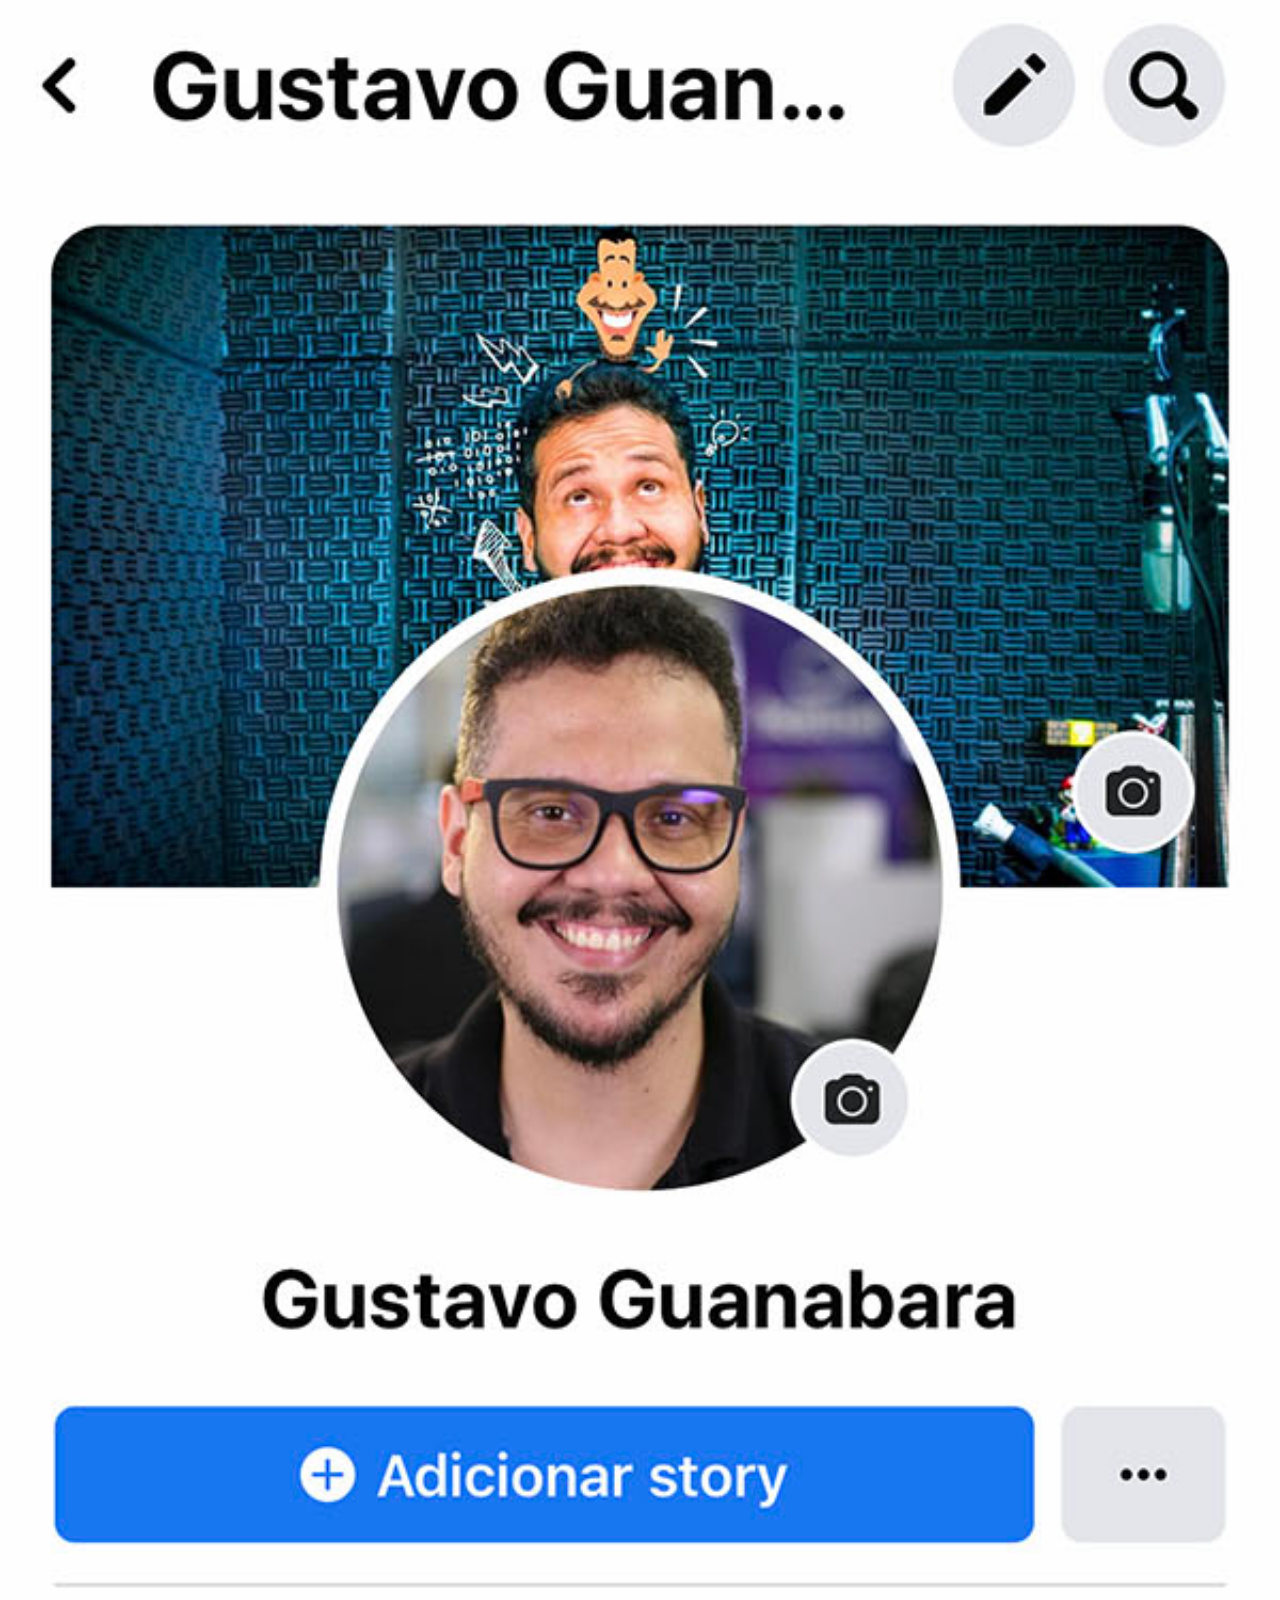
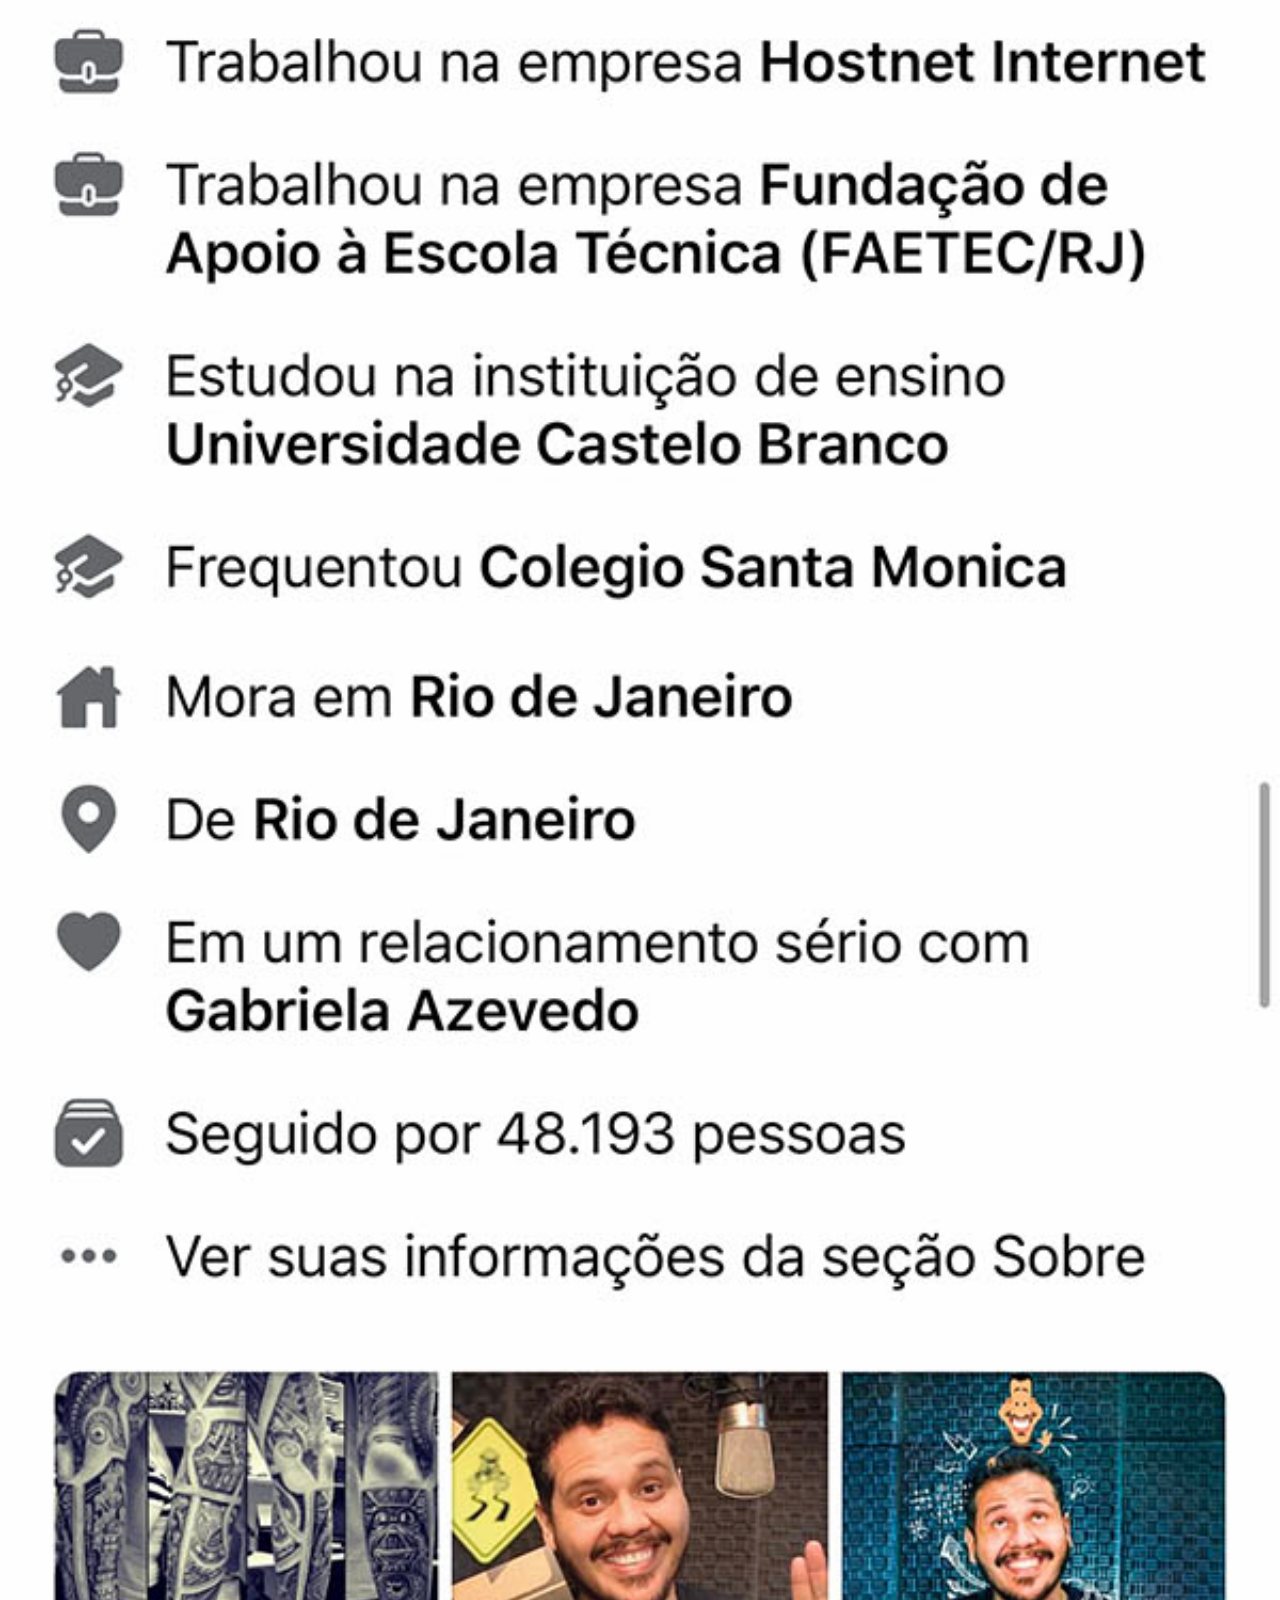
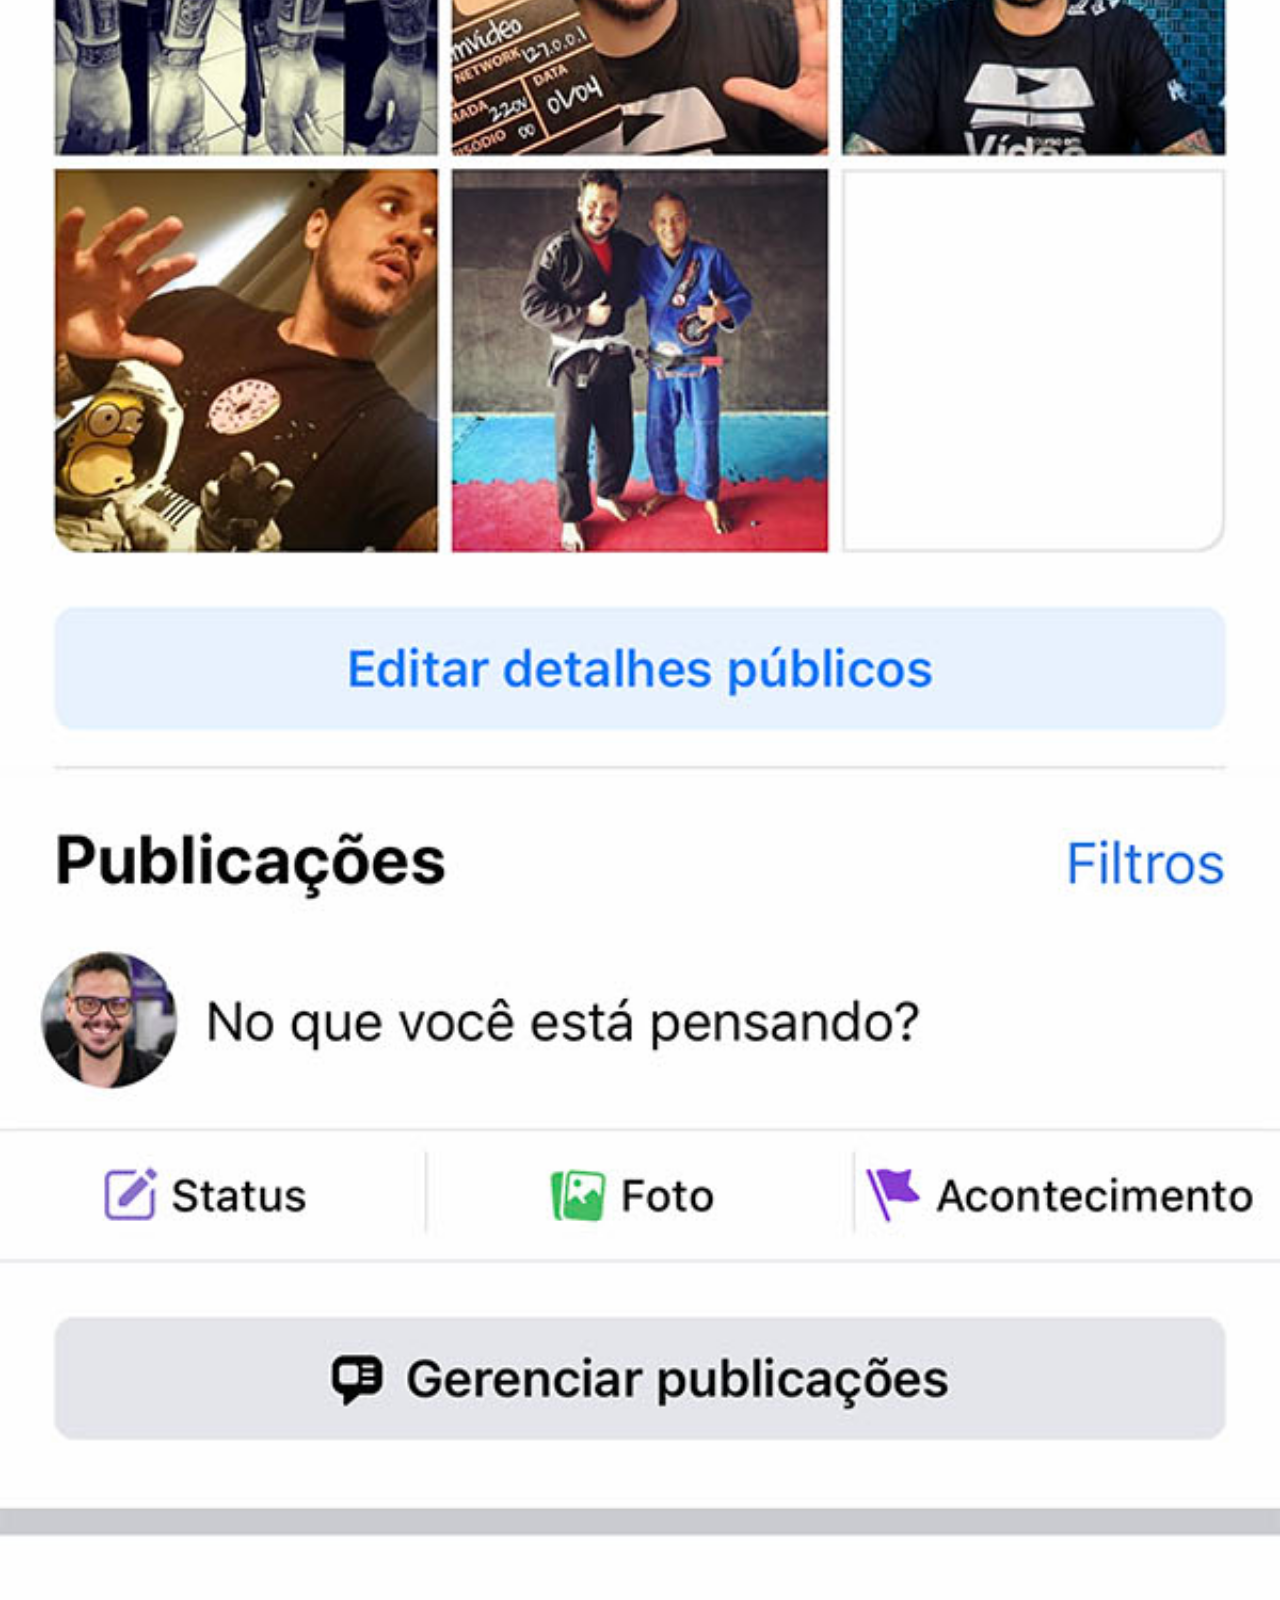
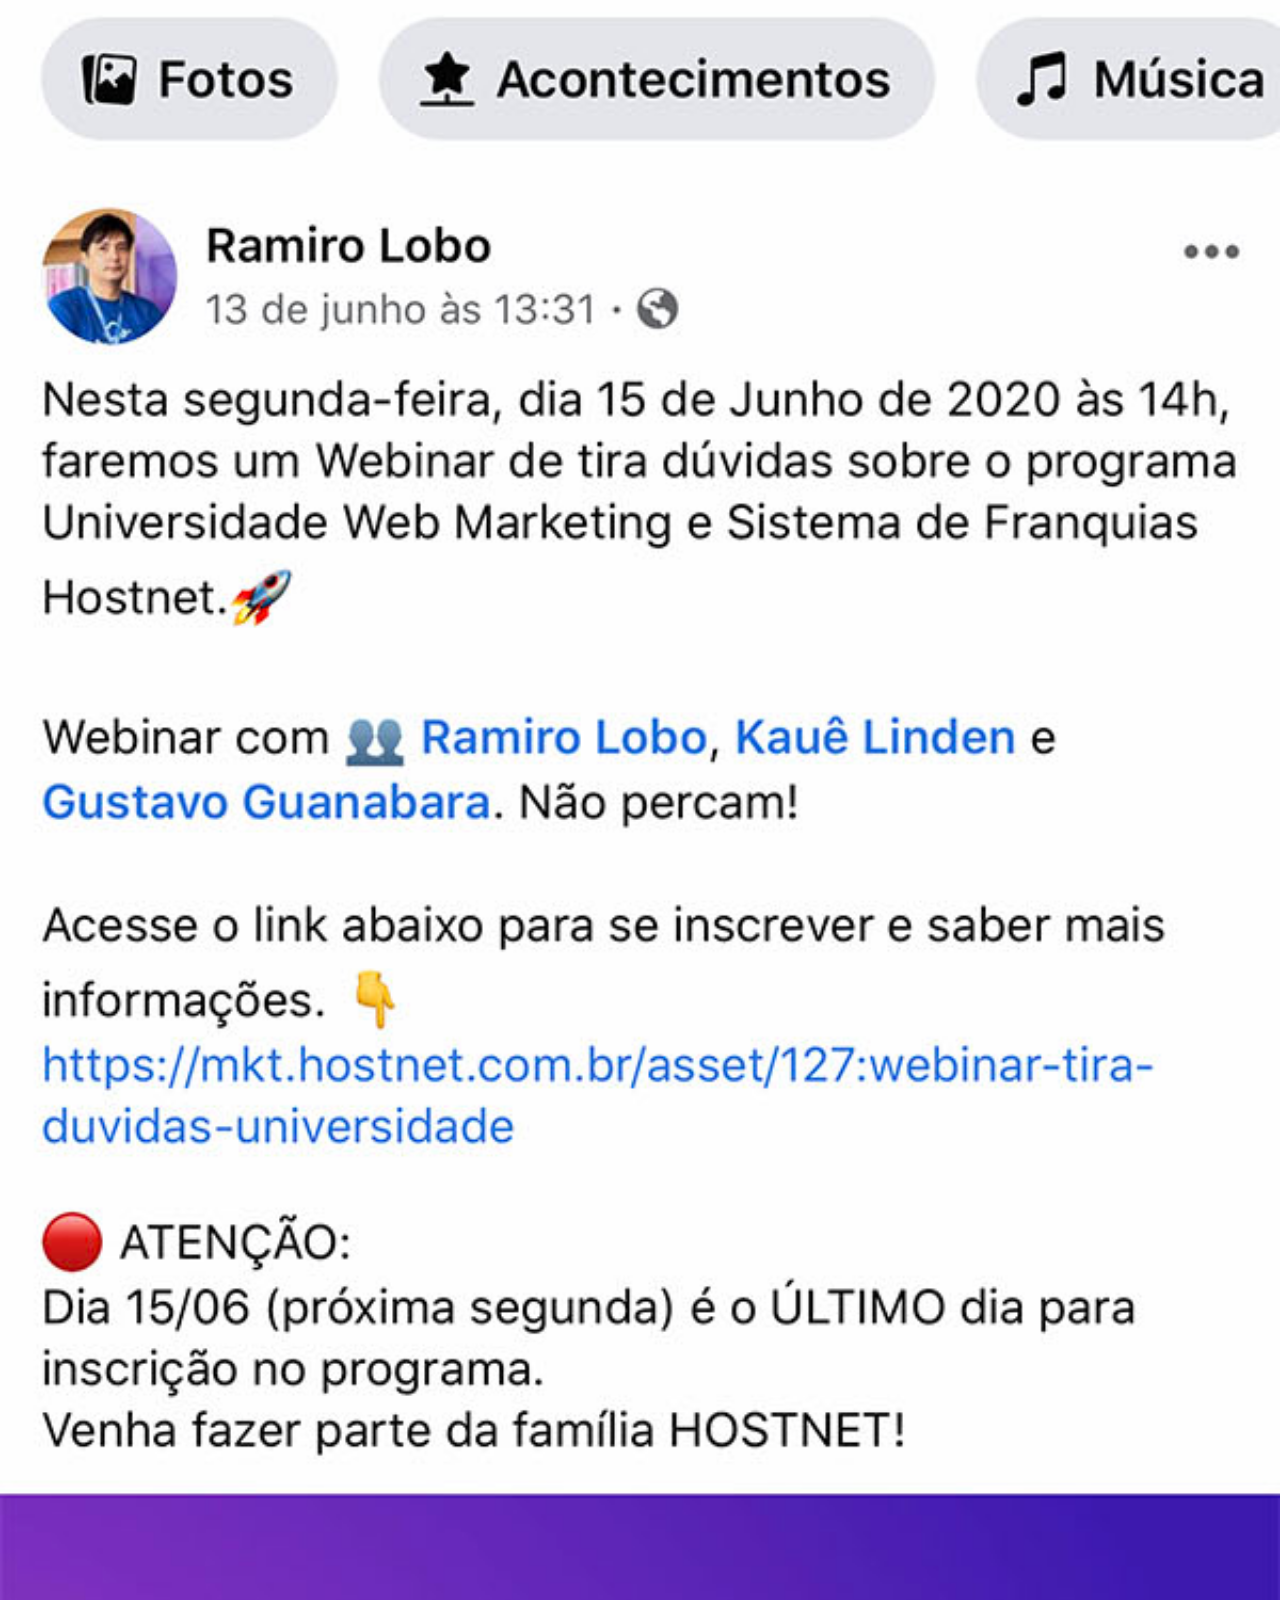
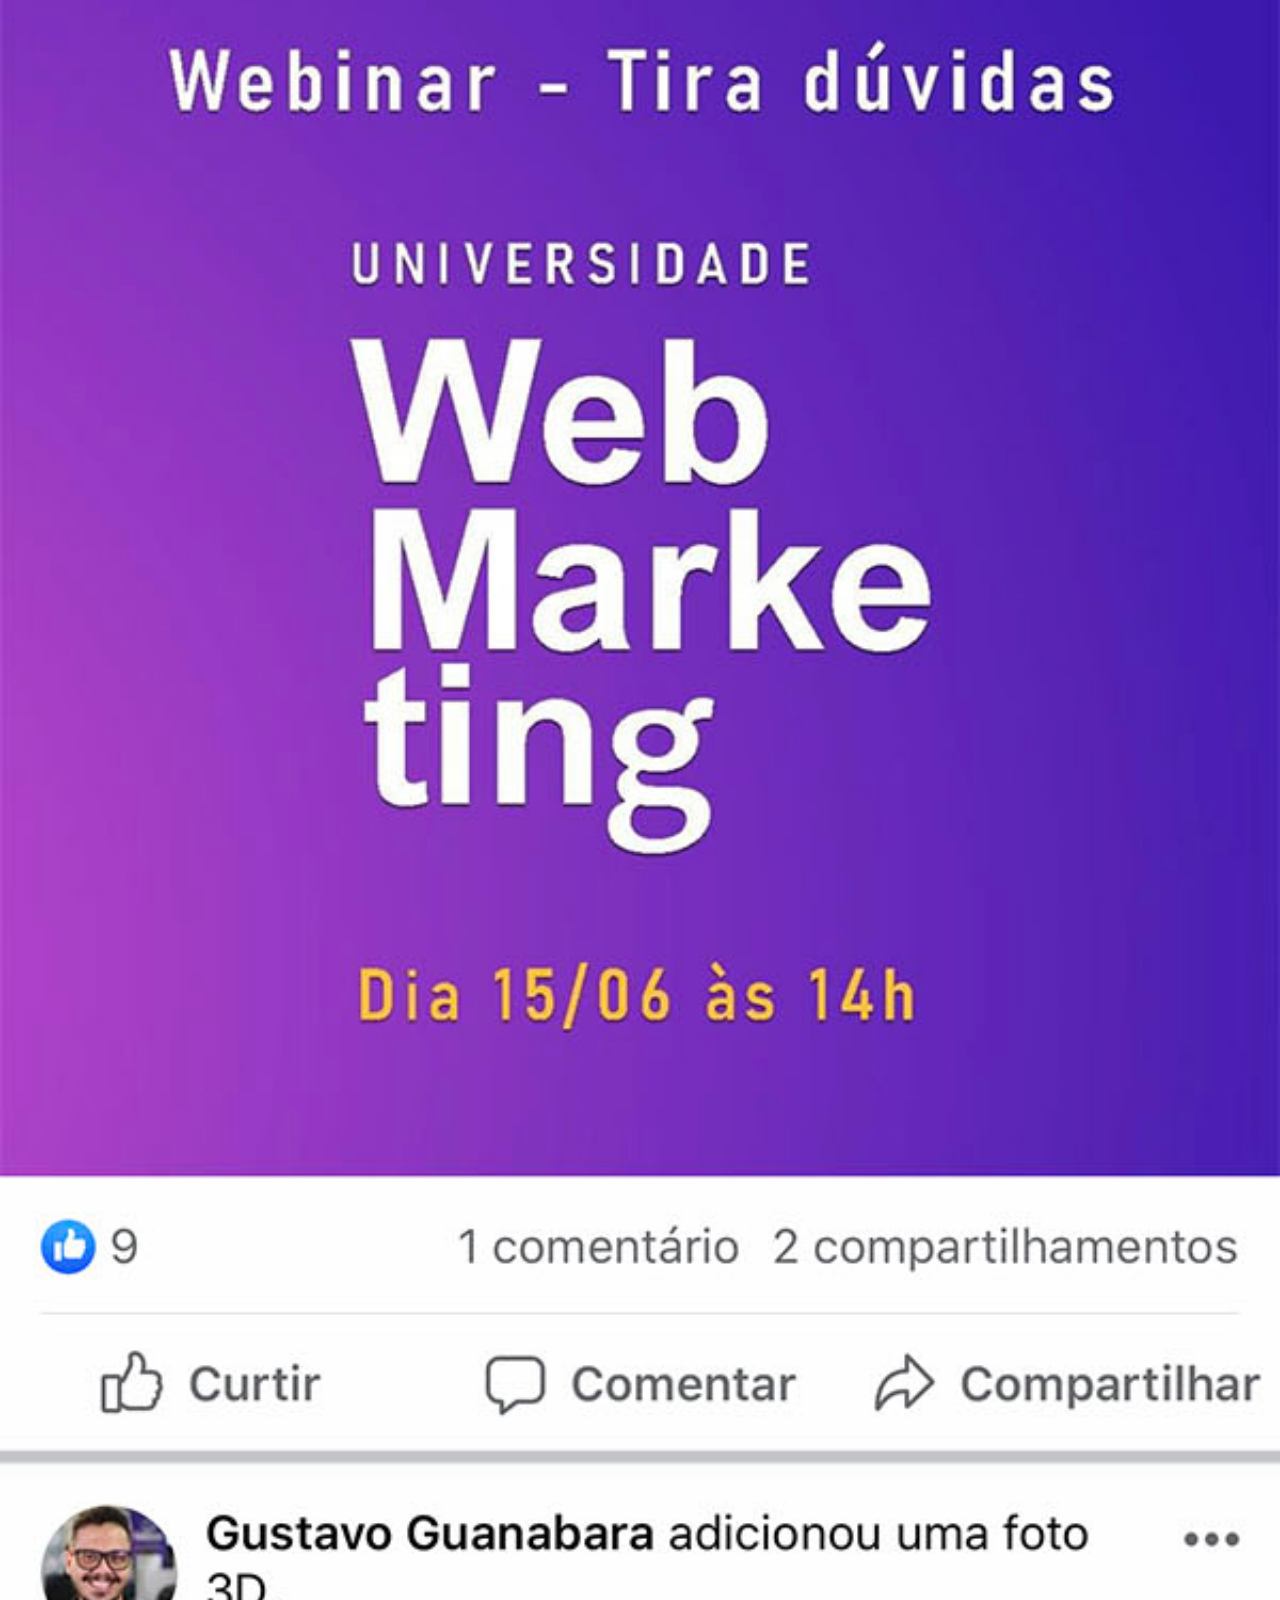
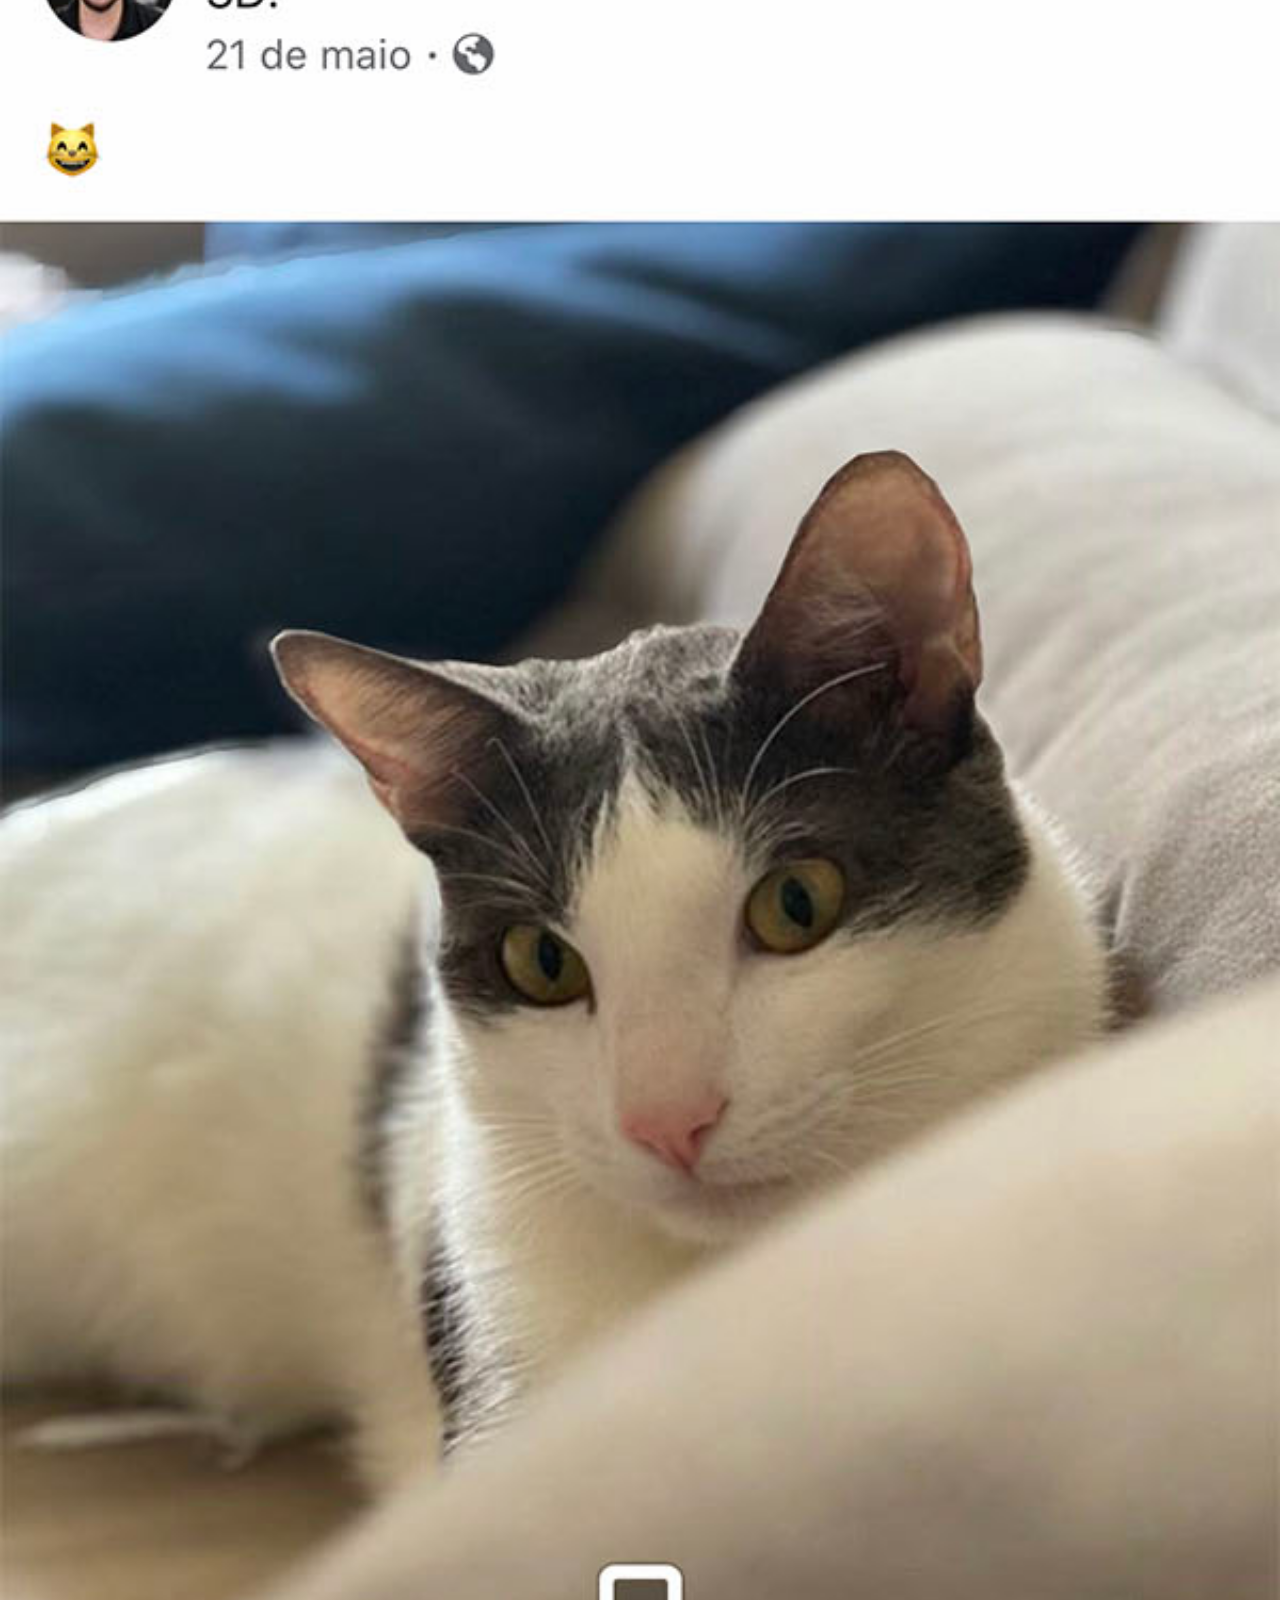
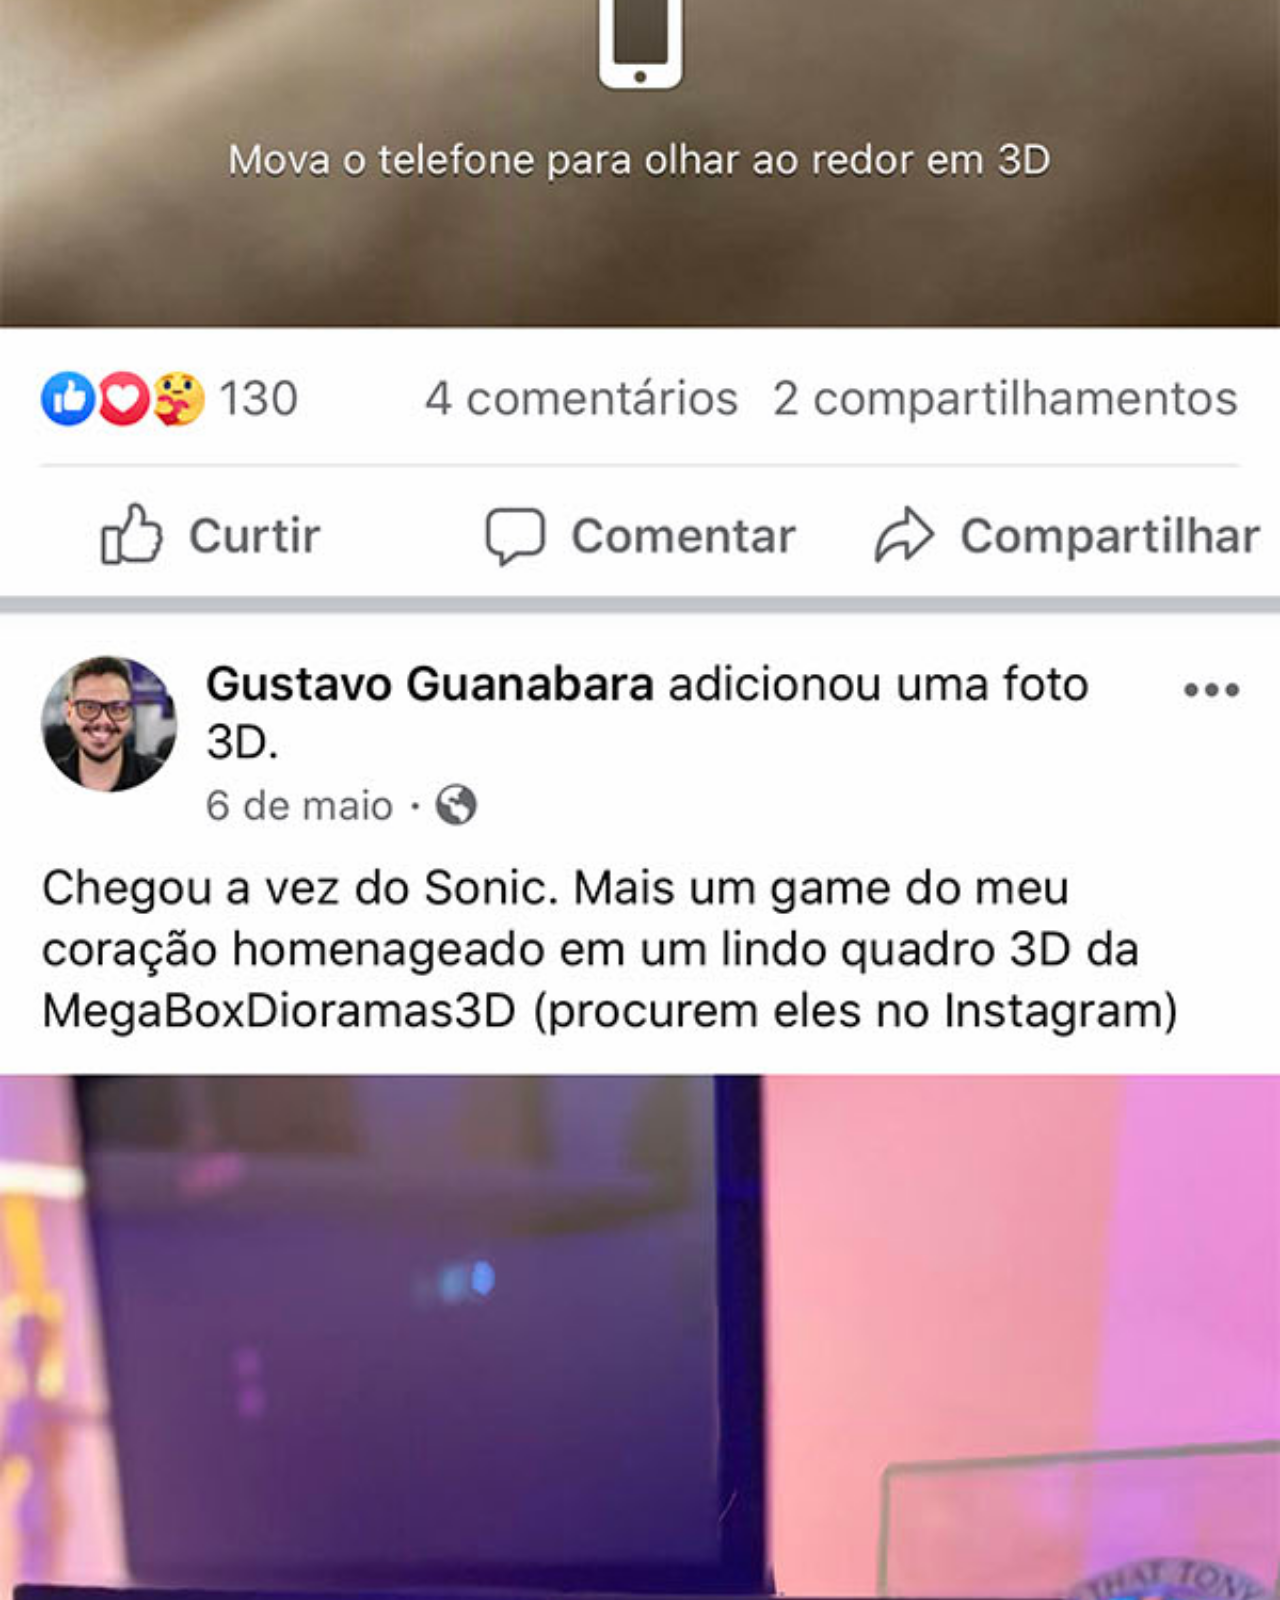
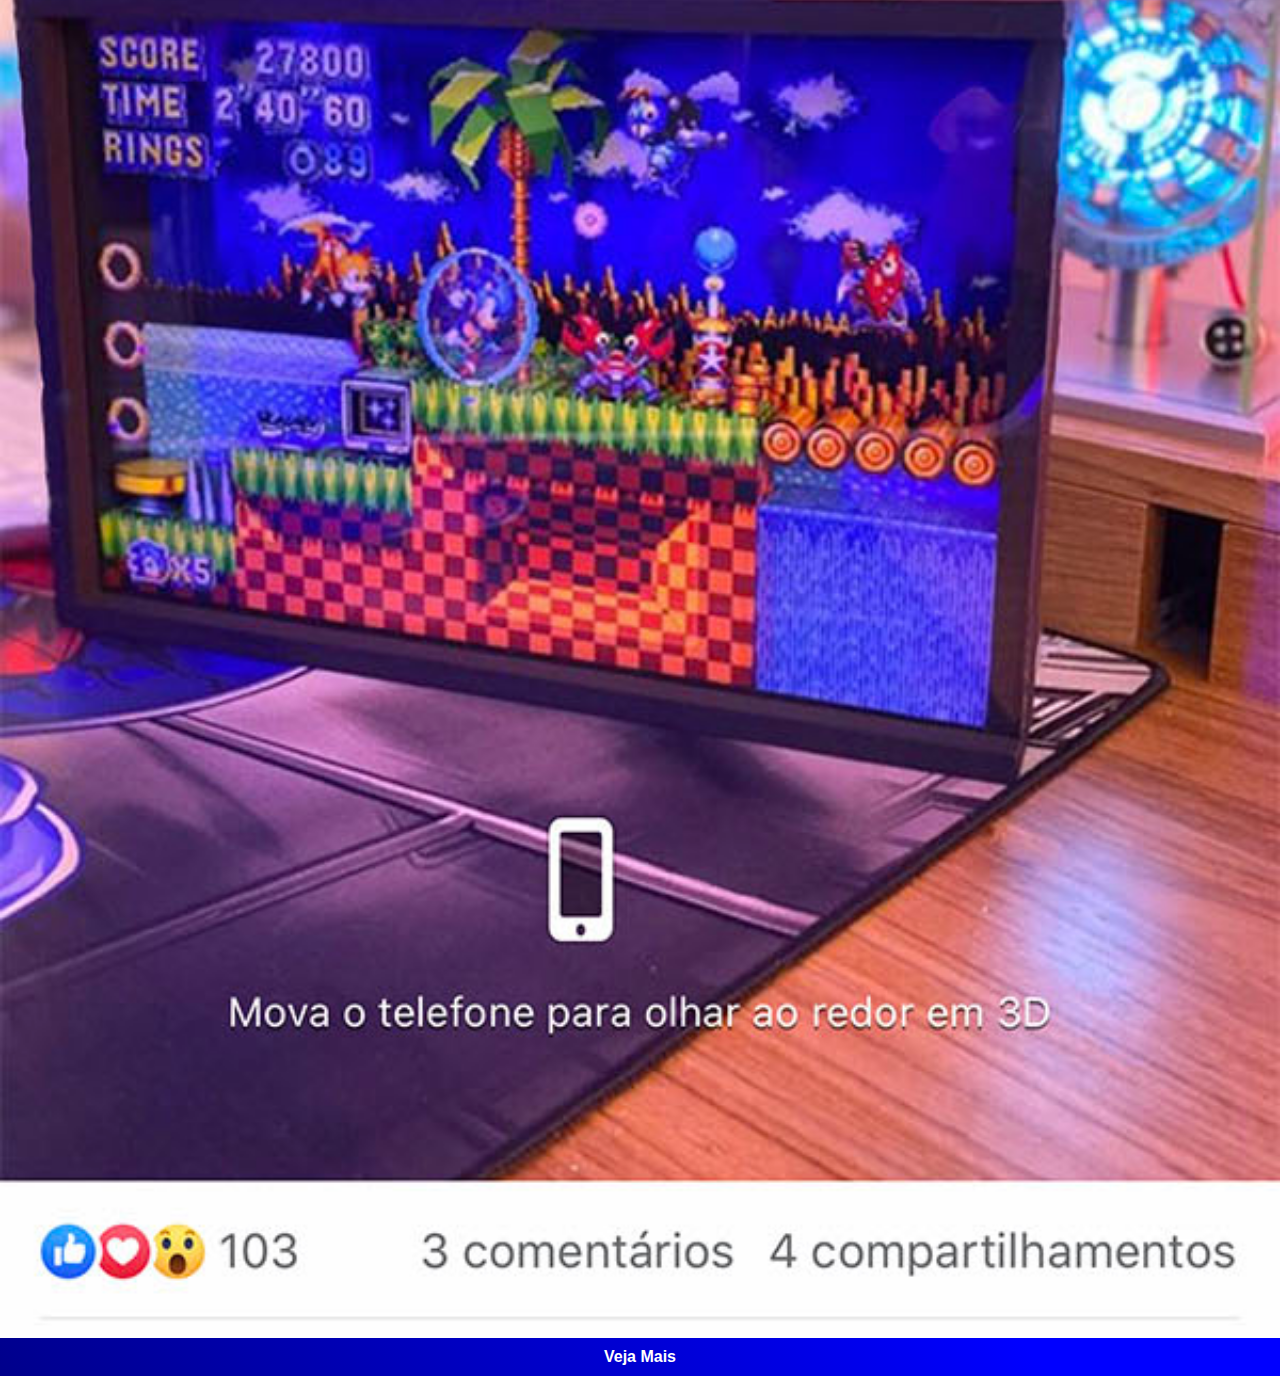
<file: facebook.html>
<!DOCTYPE html>
<html lang="pt-br">
  <head>
    <meta charset="UTF-8" />
    <meta name="viewport" content="width=device-width, initial-scale=1.0" />
    <link rel="stylesheet" href="estilos/facebook.css" />
    <title>Document</title>
    <style></style>
  </head>
  <body>
    <img src="public/tela-facebook.jpg" alt="" />
    <a
      href="https://www.facebook.com/gustavoguanabara/?locale=pt_BR"
      target="_blank"
      >Veja Mais</a
    >
  </body>
</html>
</file>
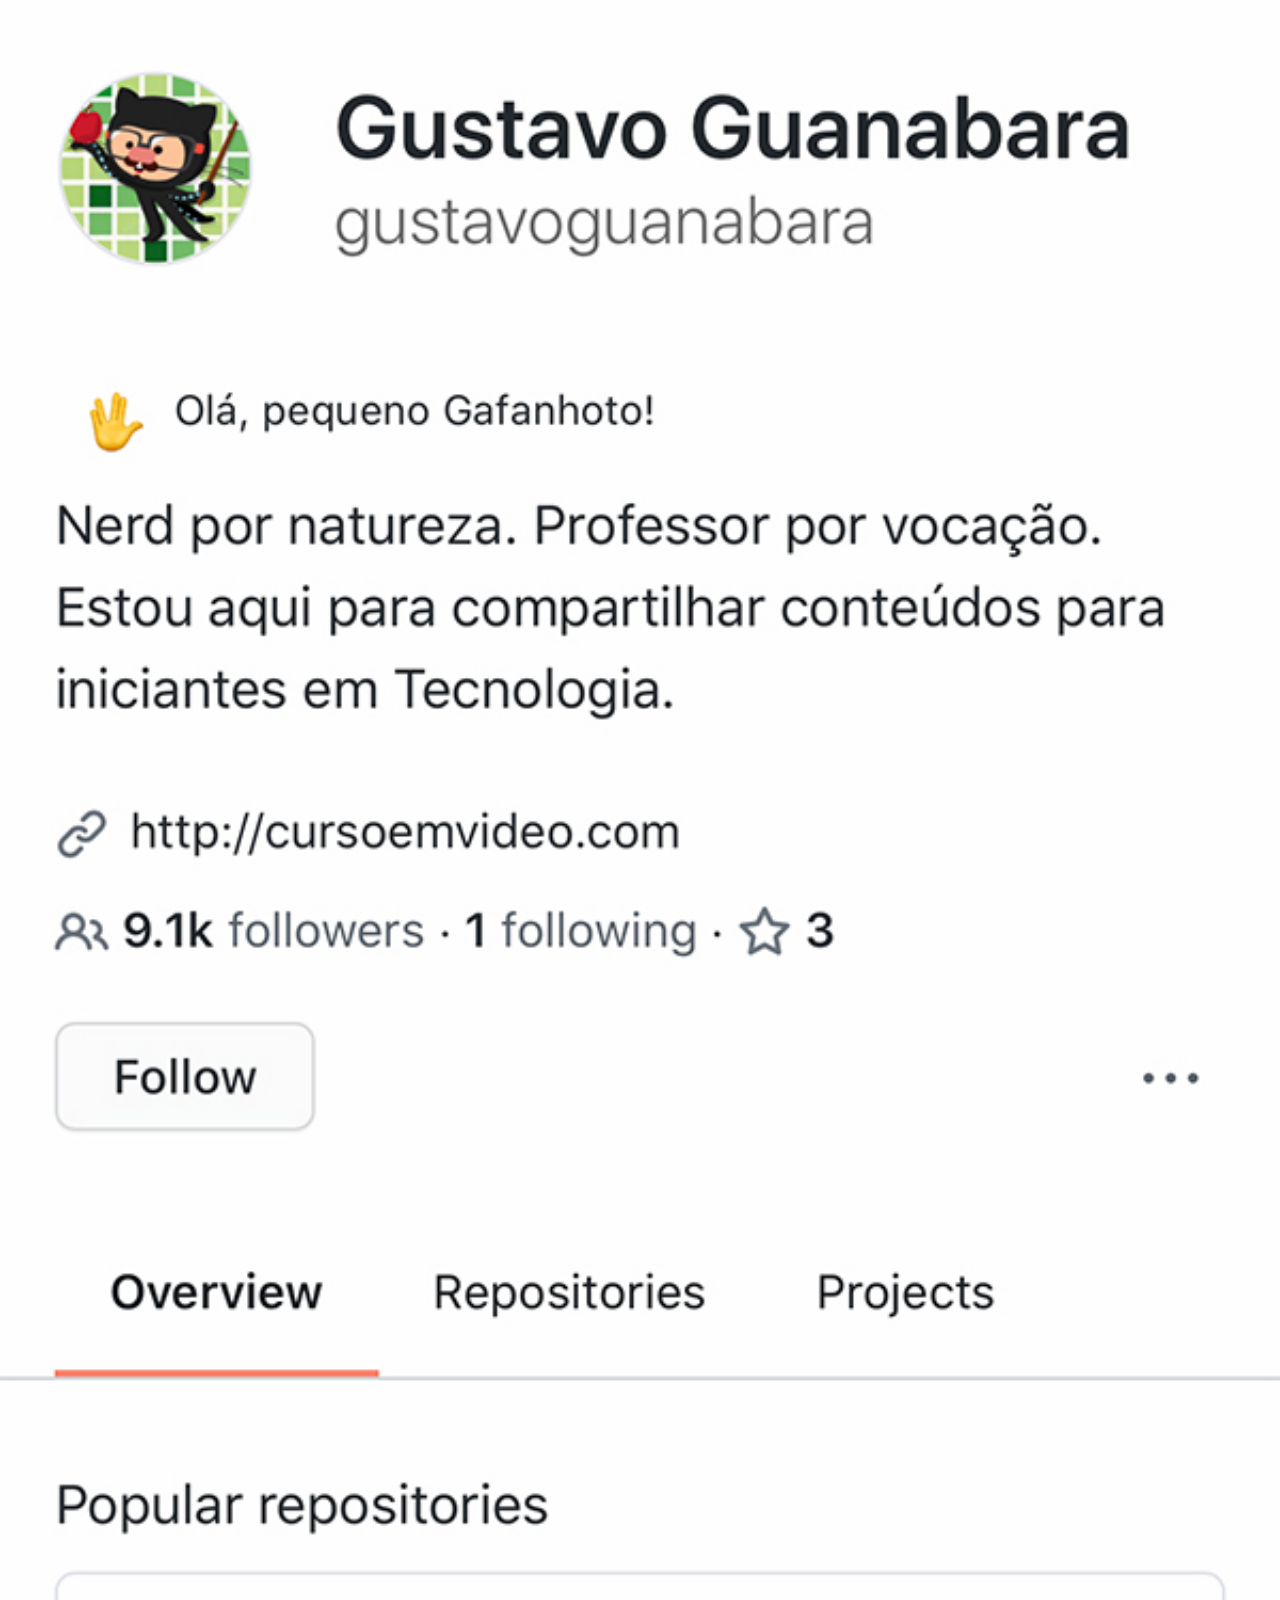
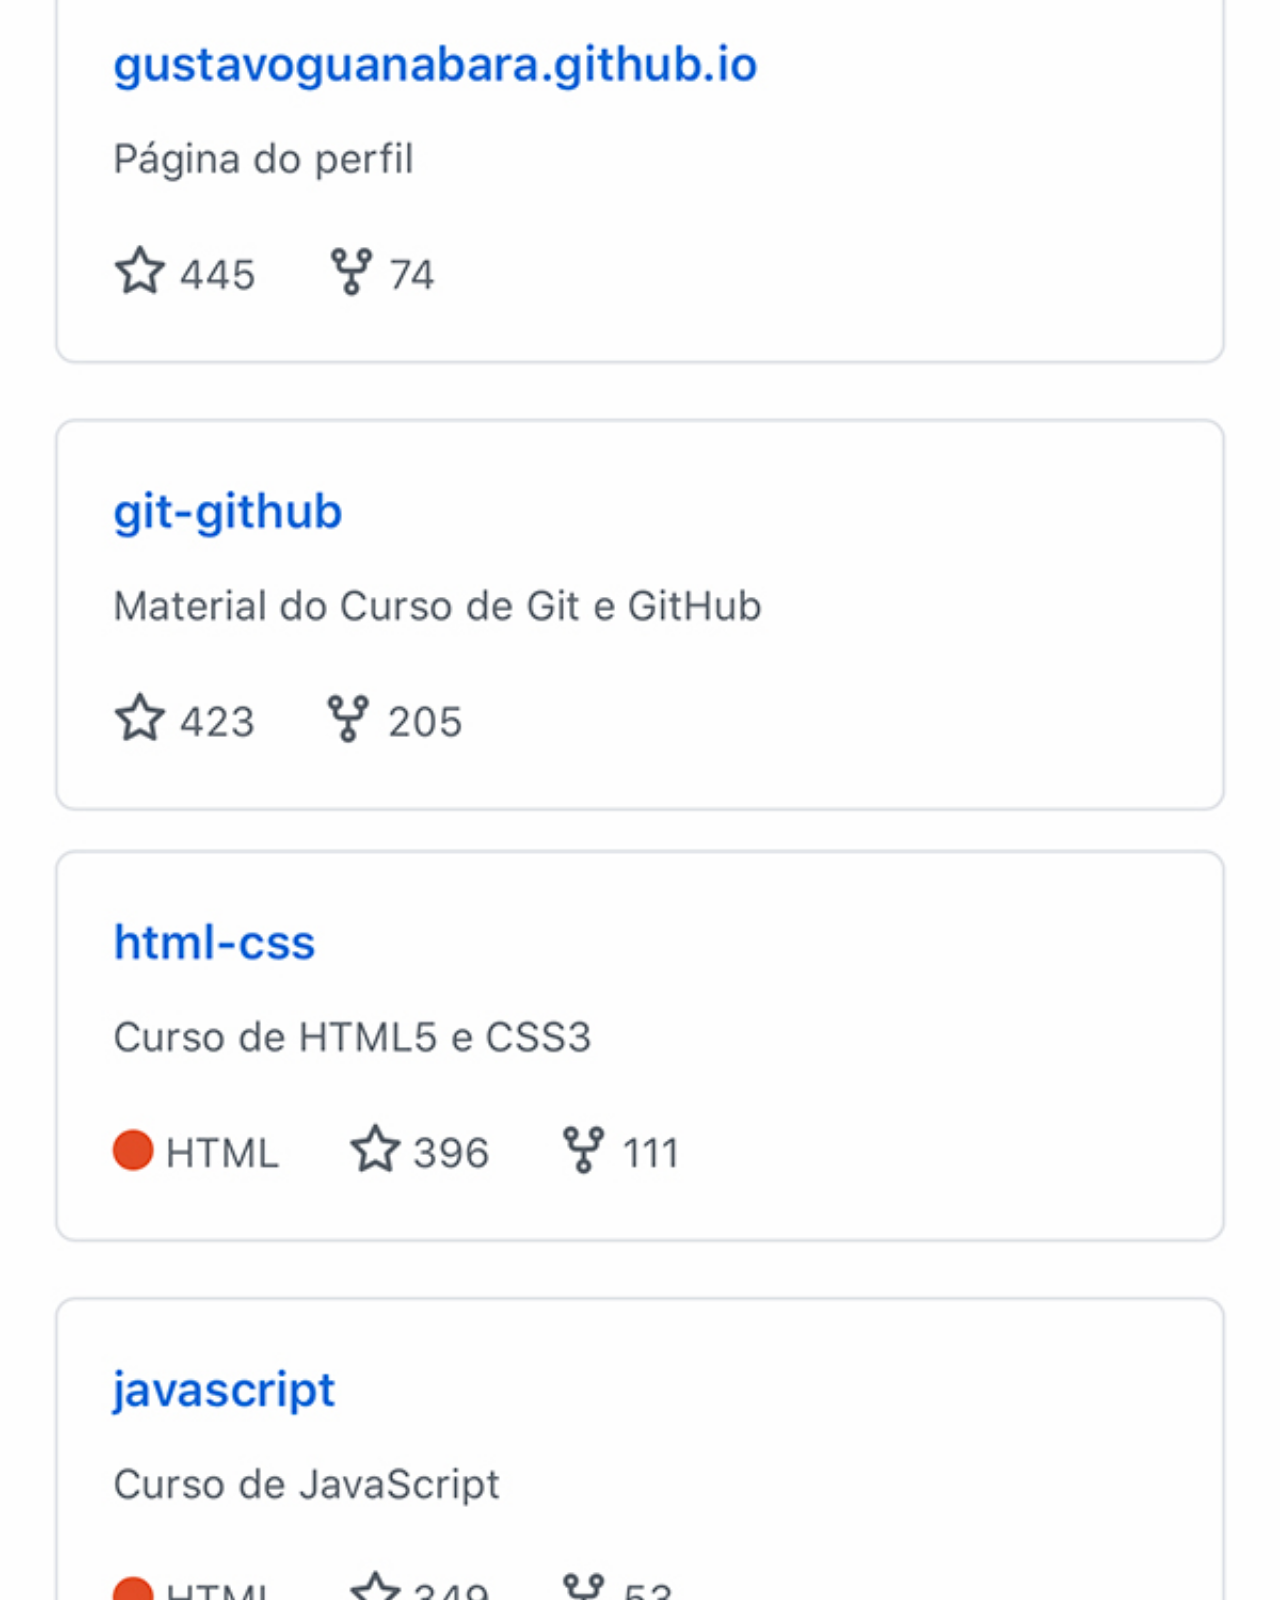
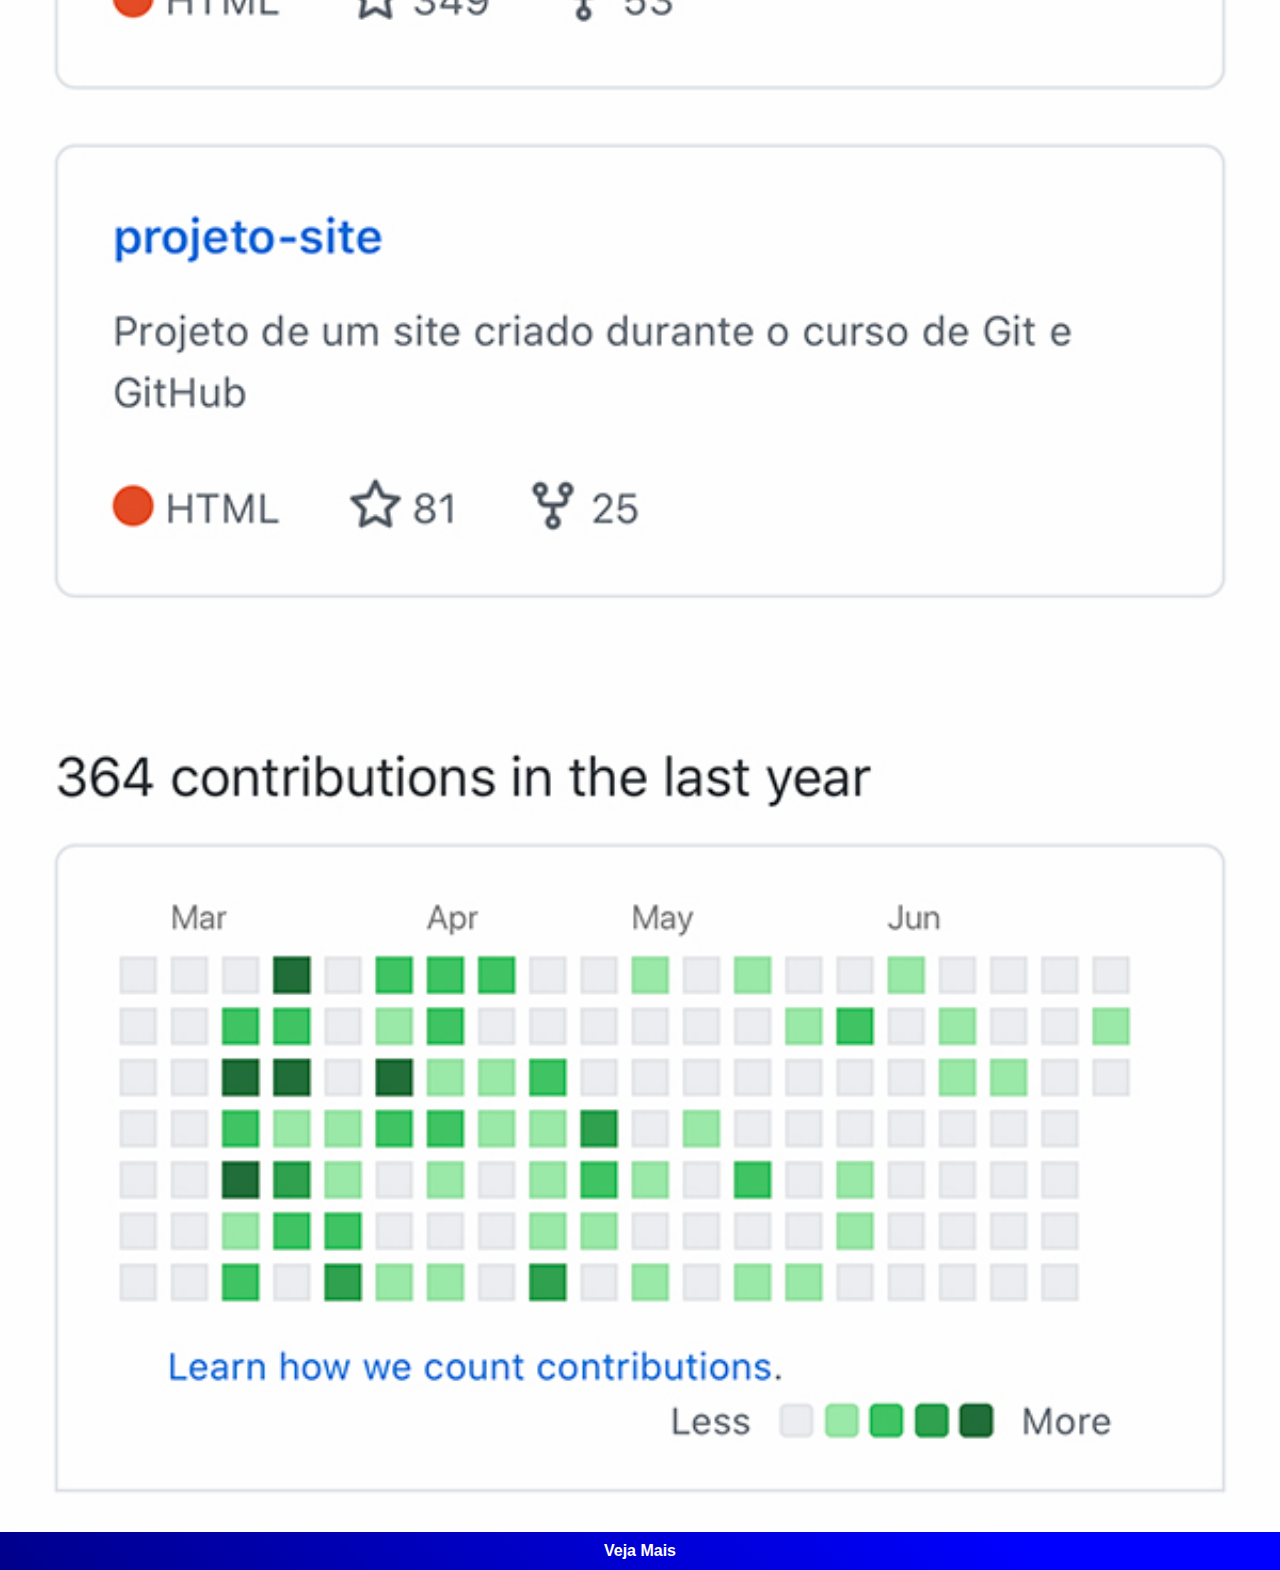
<file: github.html>
<!DOCTYPE html>
<html lang="pt-br">
  <head>
    <meta charset="UTF-8" />
    <meta name="viewport" content="width=device-width, initial-scale=1.0" />
    <link rel="stylesheet" href="estilos/github.css" />
    <title>Document</title>
    <style></style>
  </head>
  <body>
    <img src="public/tela-github.jpg" alt="" />
    <a href="https://github.com/gustavoguanabara" target="_blank">Veja Mais</a>
  </body>
</html>
</file>
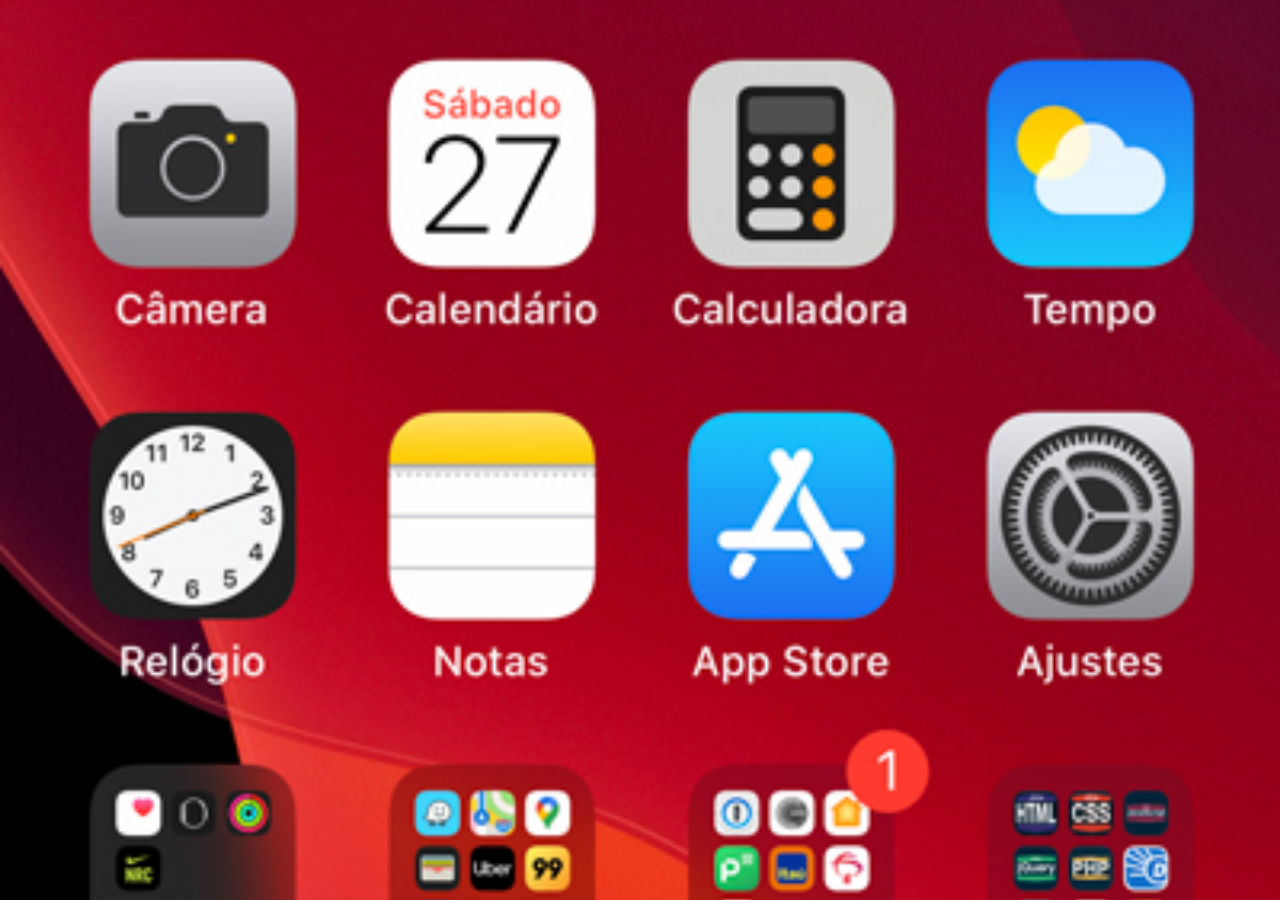
<file: home.html>
<!DOCTYPE html>
<html lang="pt-br">
  <head>
    <meta charset="UTF-8" />
    <meta name="viewport" content="width=device-width, initial-scale=1.0" />
    <title>Document</title>
    <style>
      * {
        margin: 0;
        padding: 0;
      }
      body {
        height: 100vh;
        width: 100vw;
        background: black url(public/tela-home.jpg) no-repeat top center;
        background-size: cover;
      }
    </style>
  </head>
  <body></body>
</html>
</file>
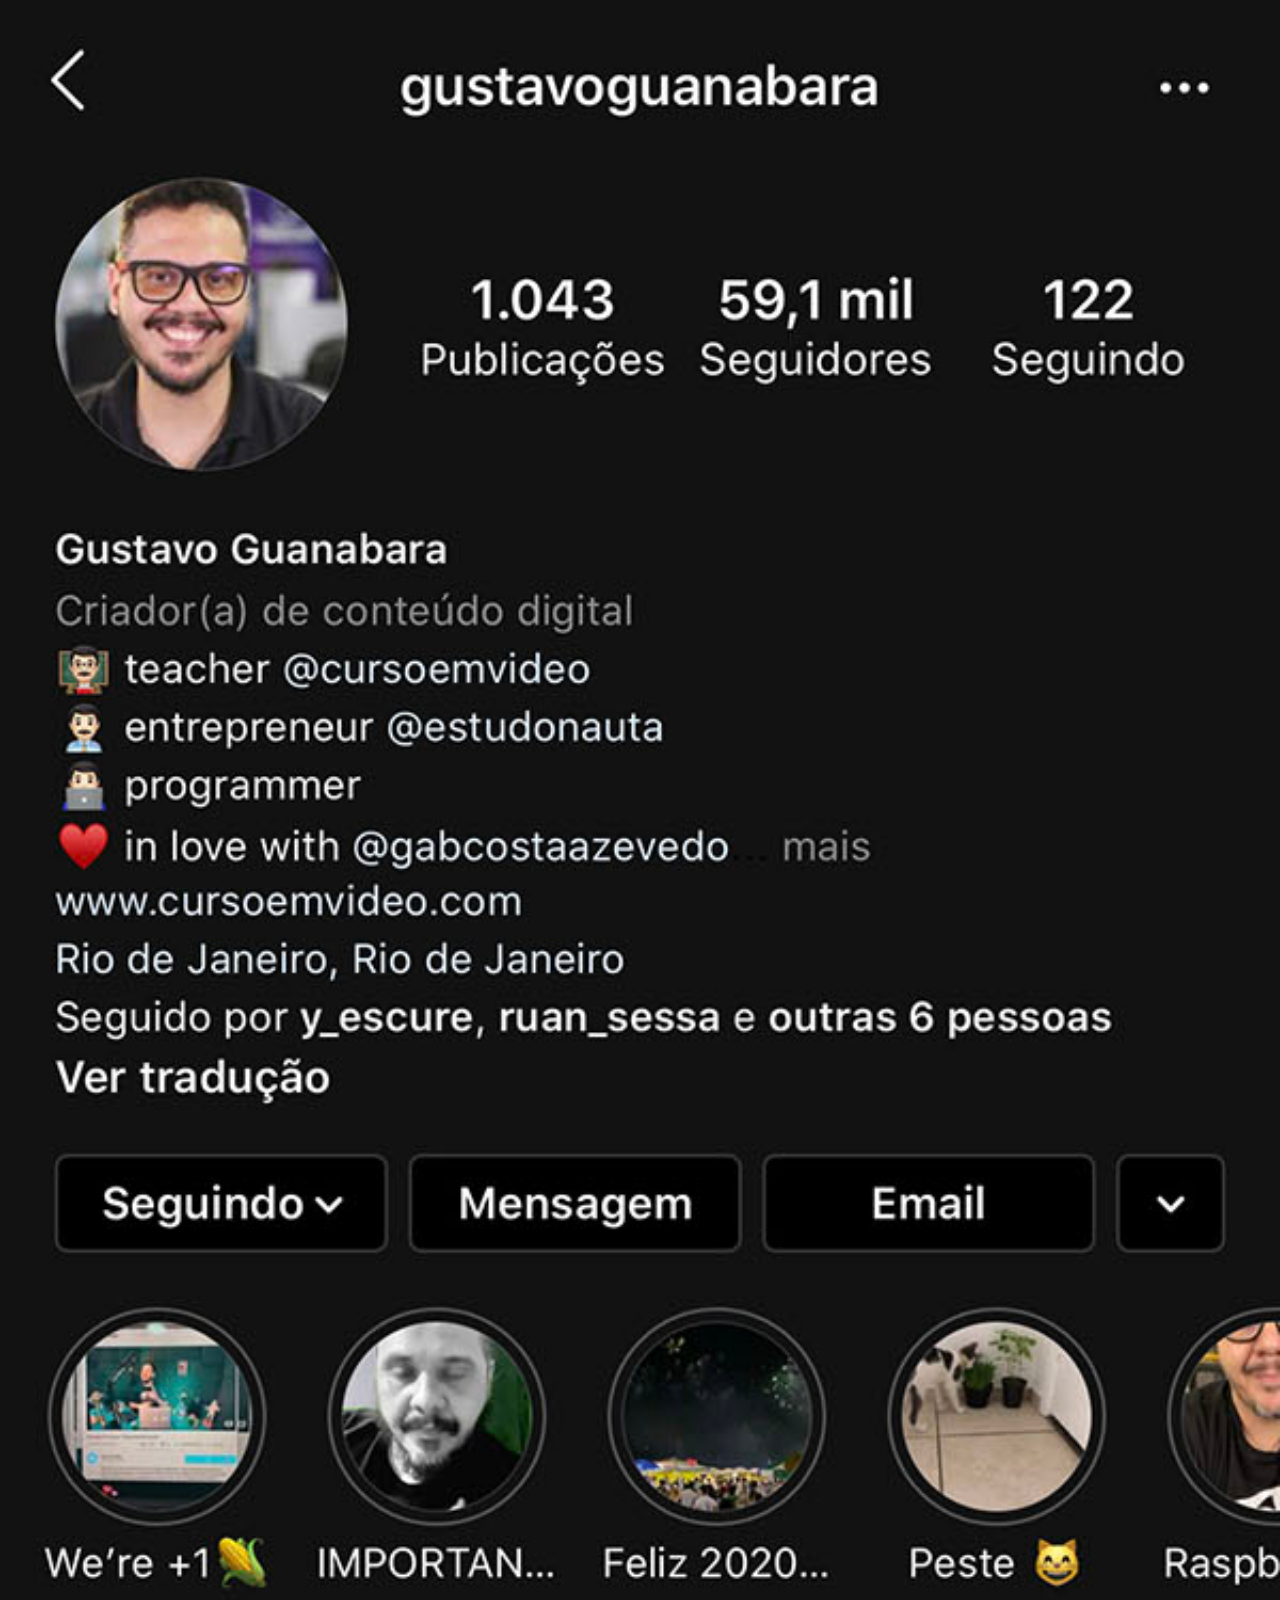
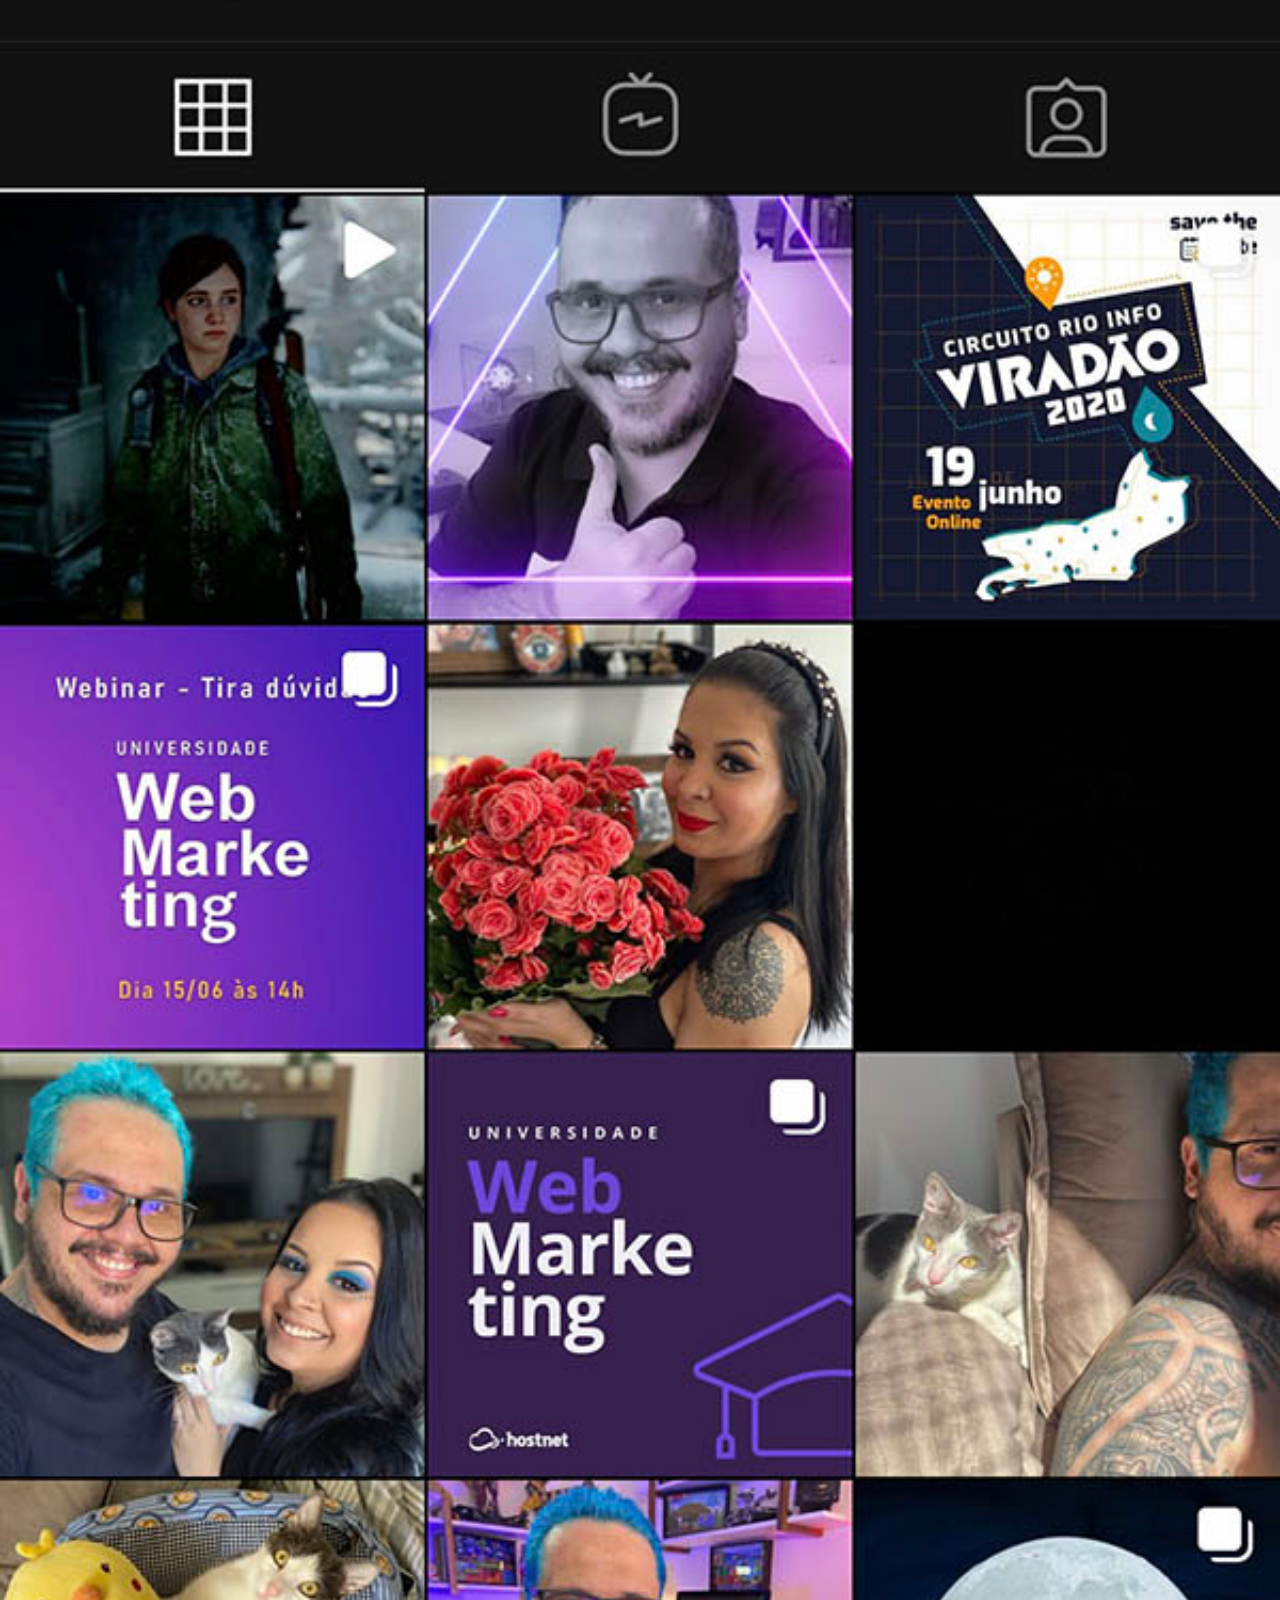
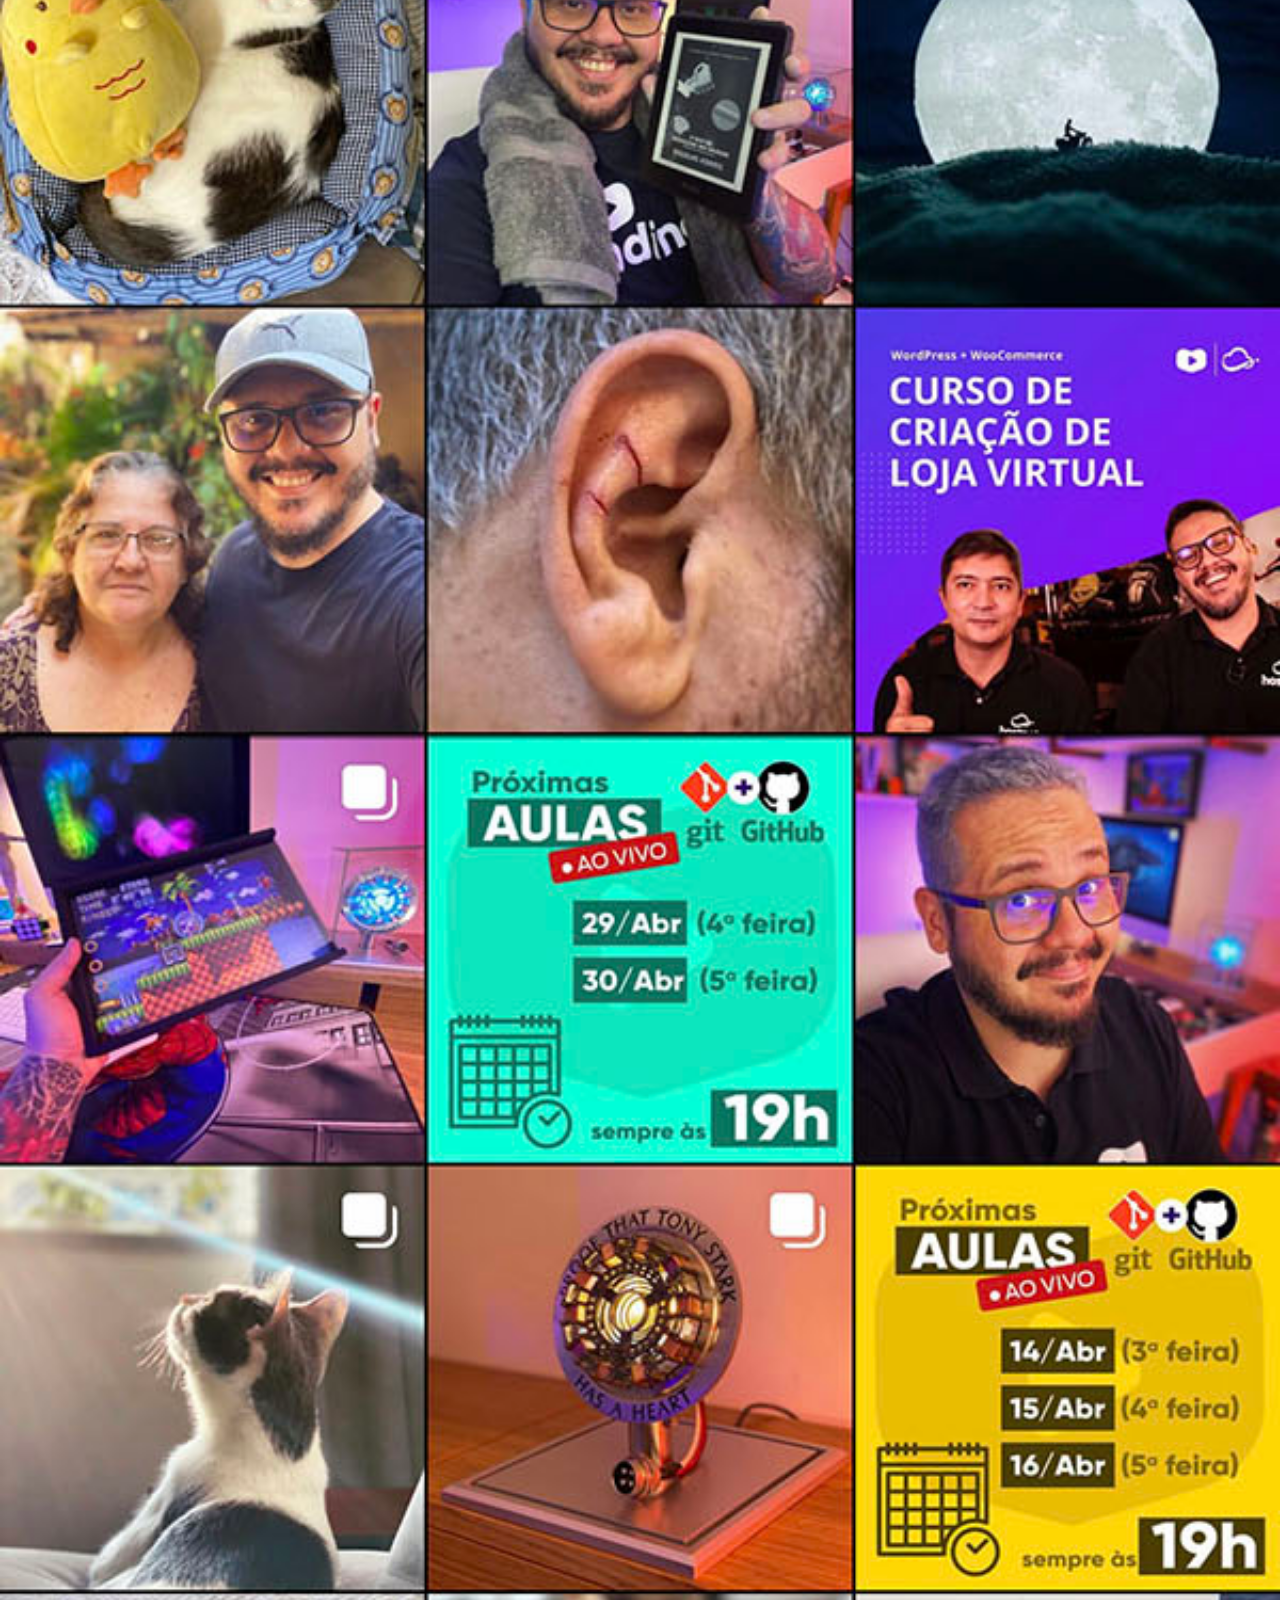
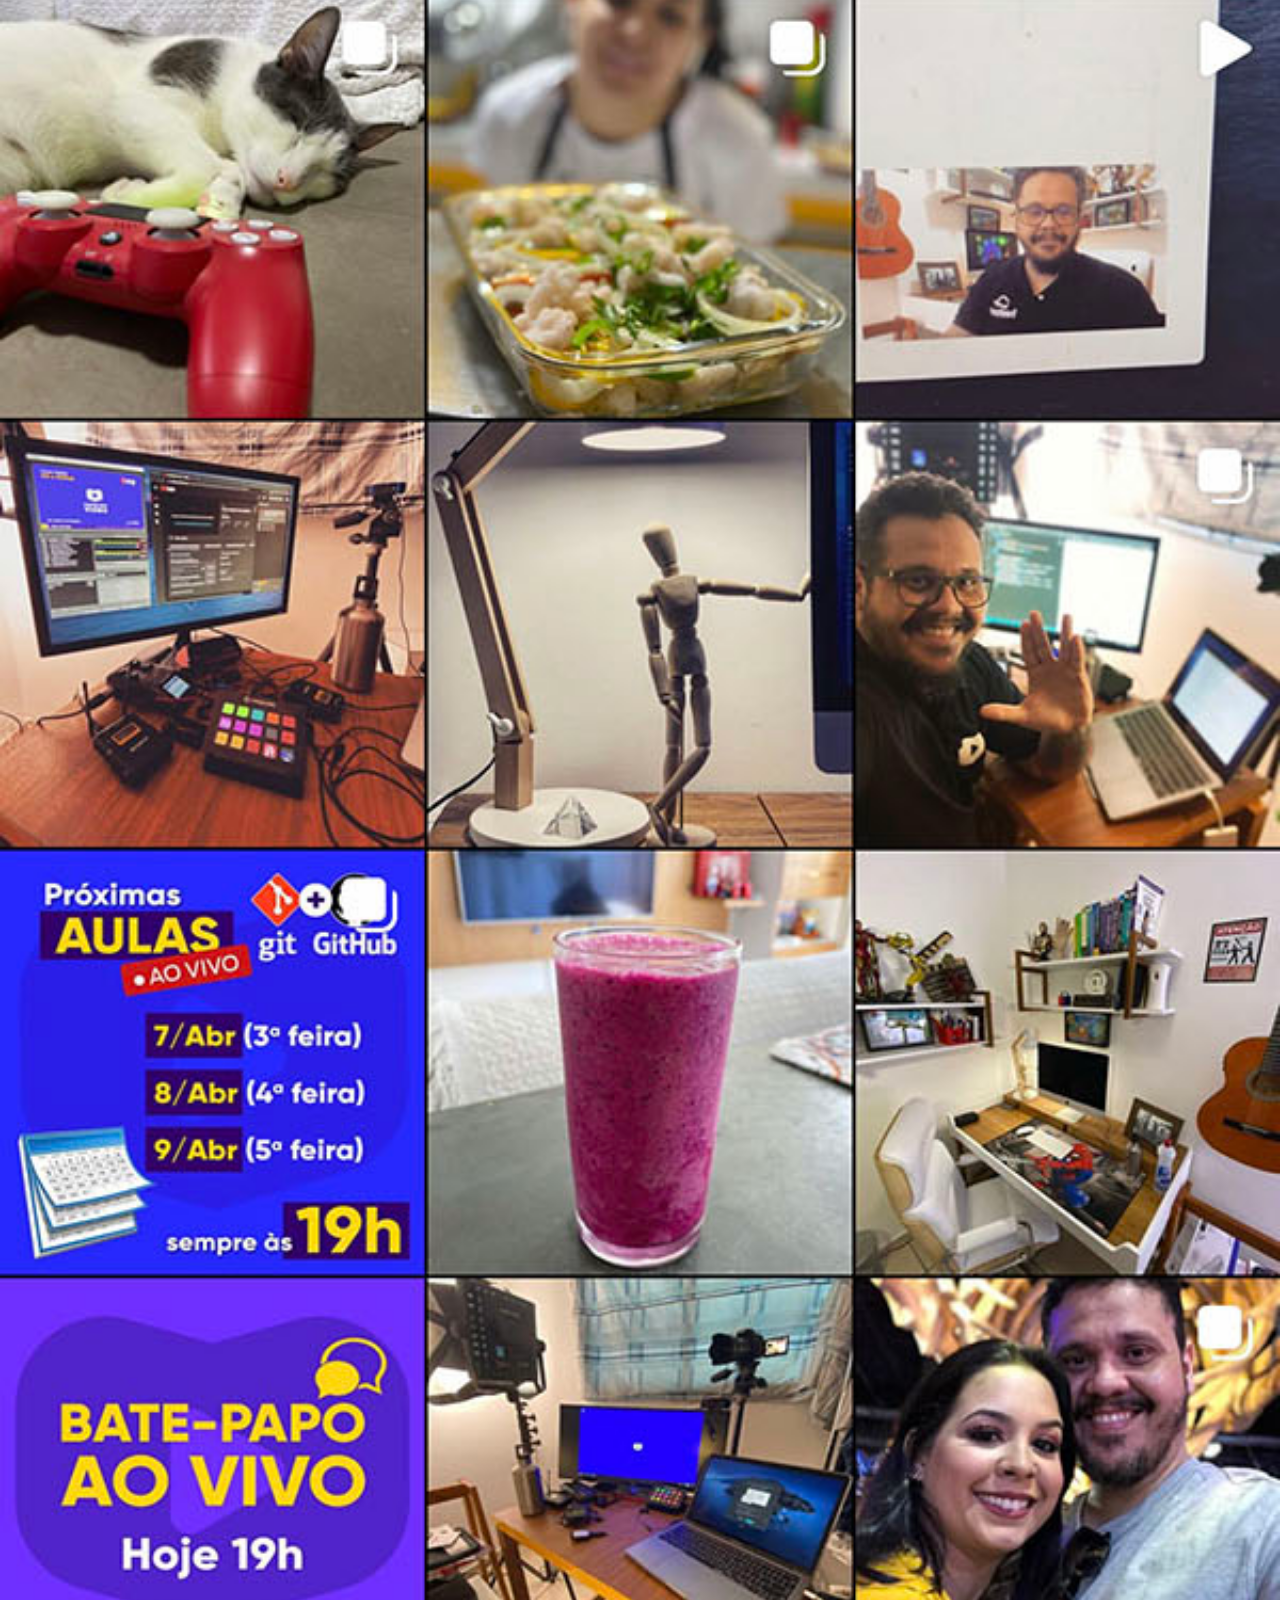
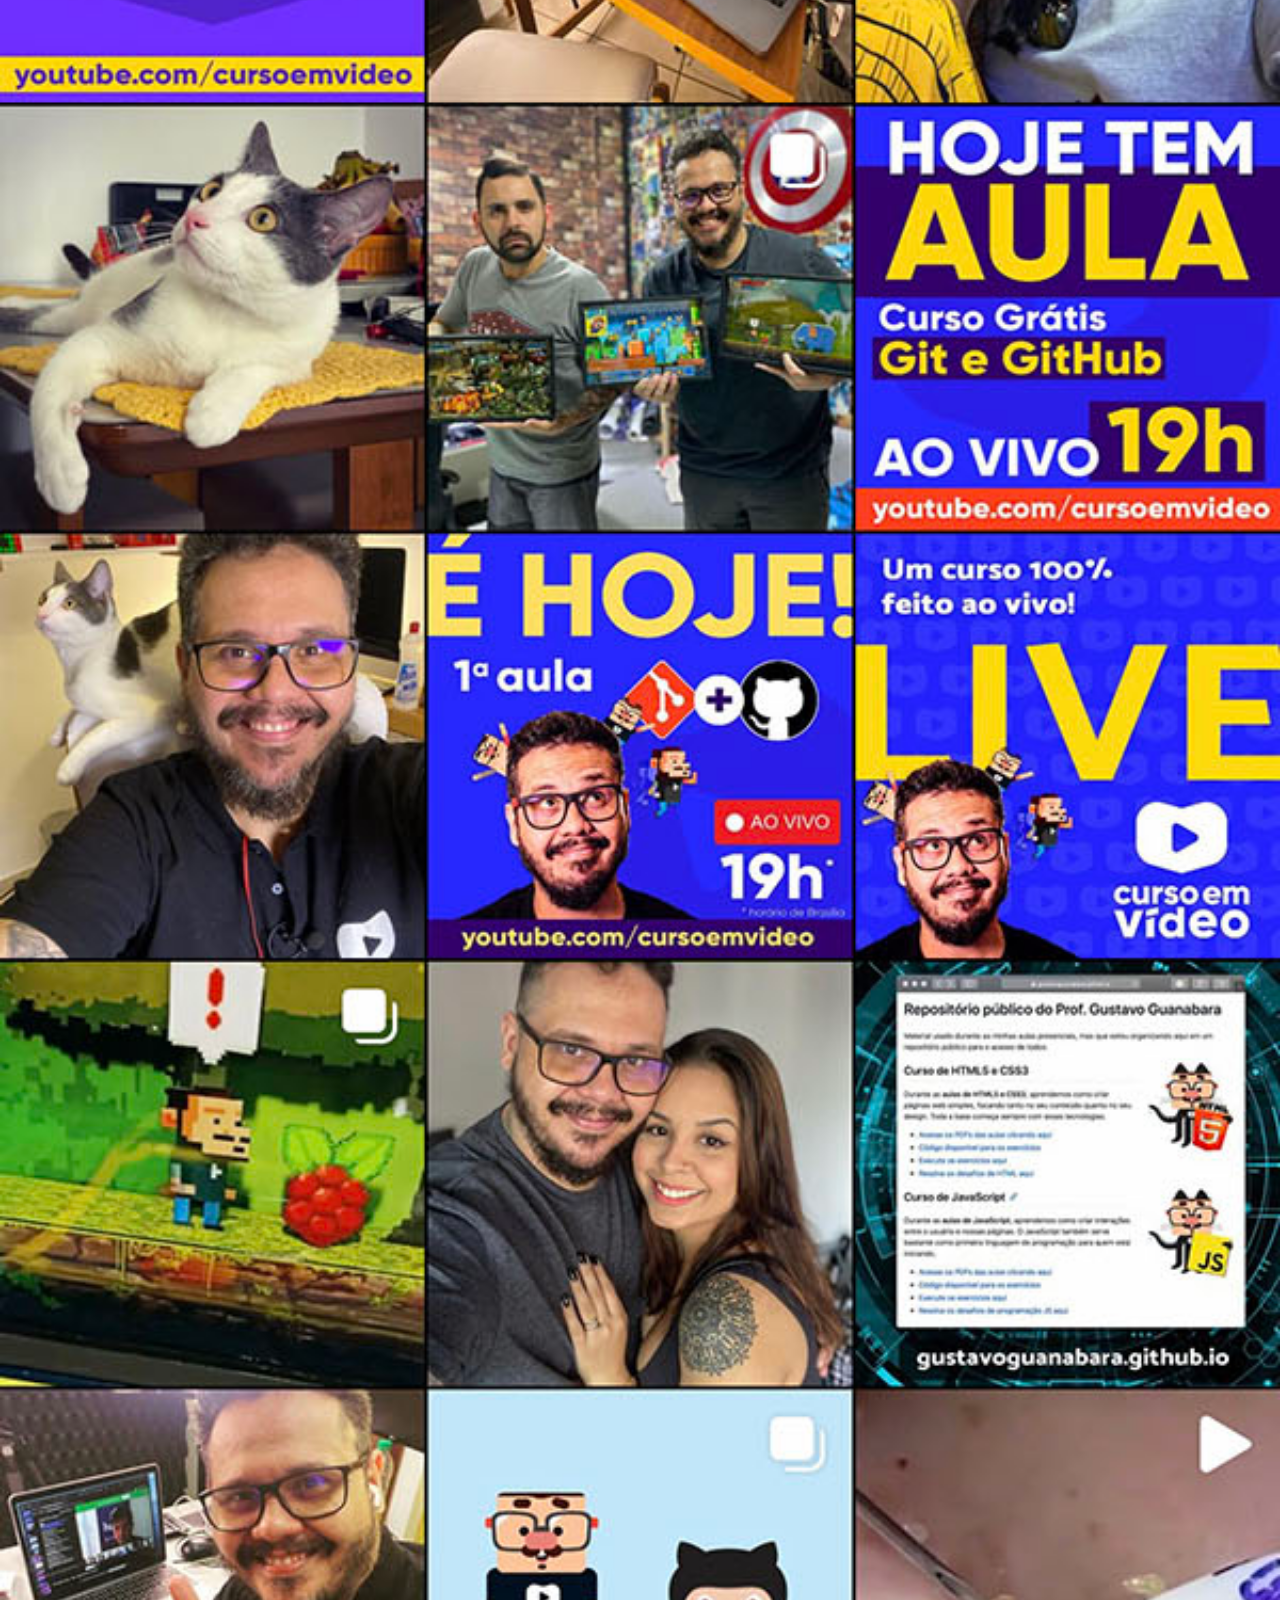
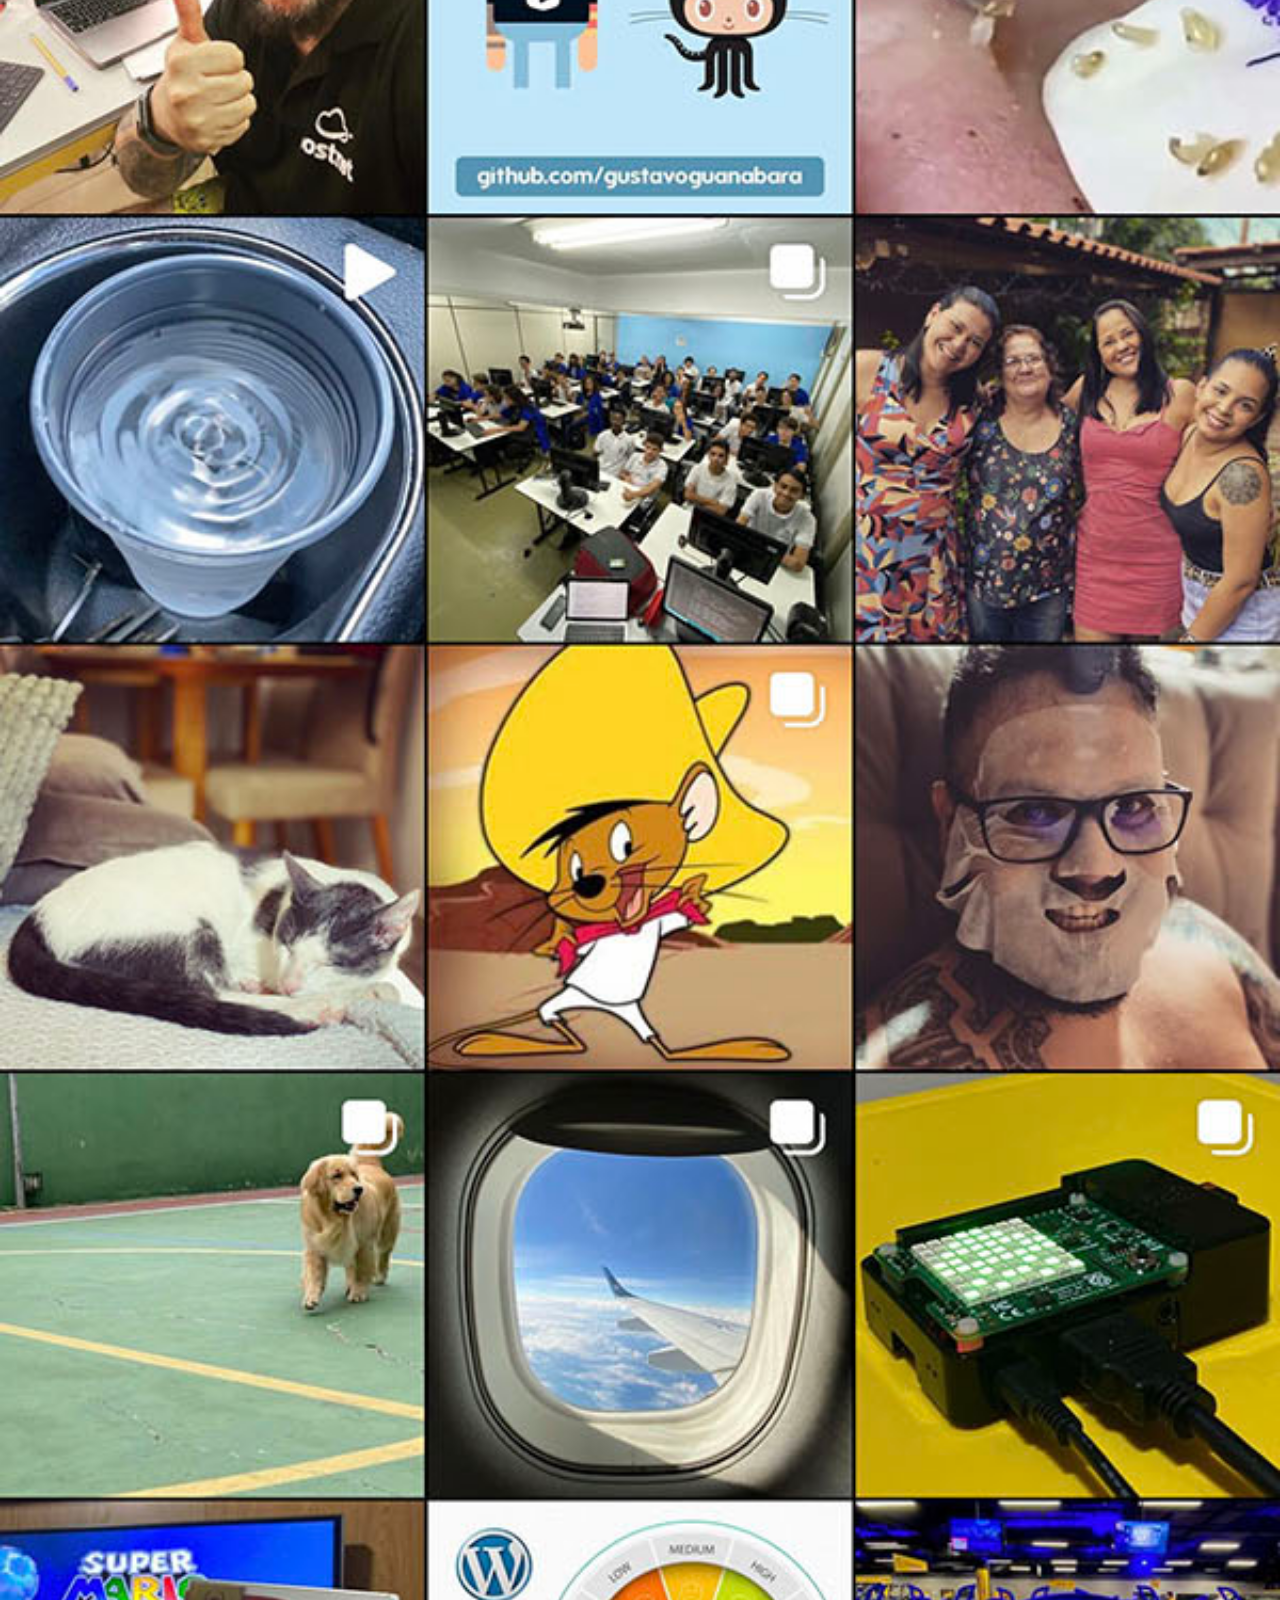
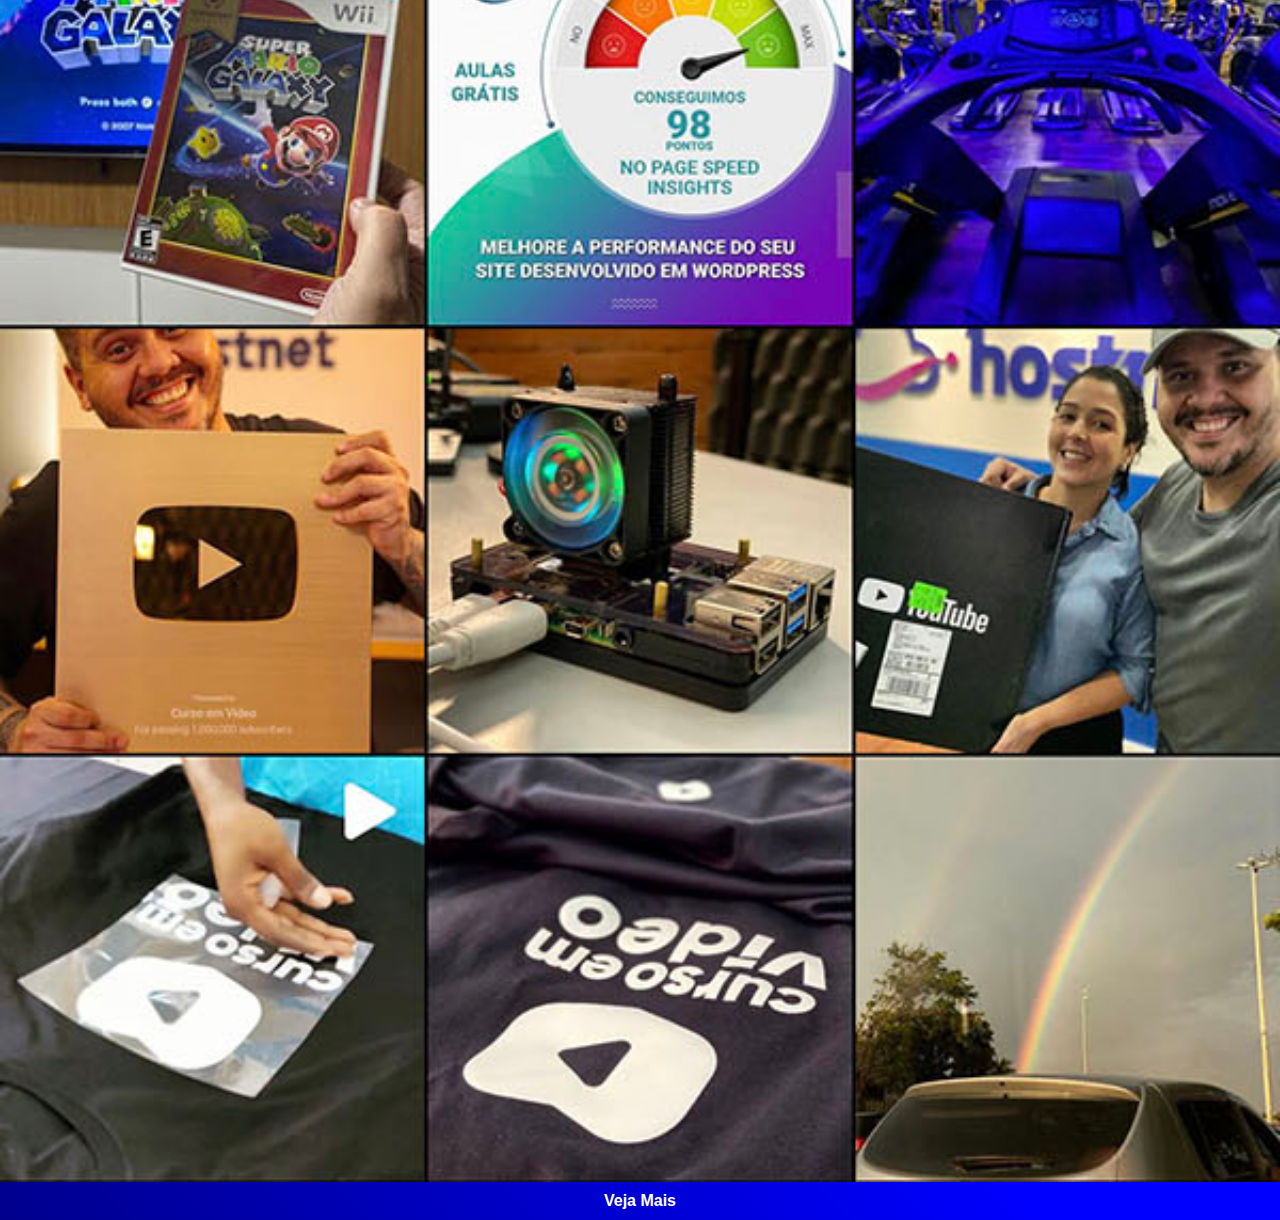
<file: instagram.html>
<!DOCTYPE html>
<html lang="pt-br">
  <head>
    <meta charset="UTF-8" />
    <meta name="viewport" content="width=device-width, initial-scale=1.0" />
    <link rel="stylesheet" href="estilos/instagram.css" />
    <title>Document</title>
    <style></style>
  </head>
  <body>
    <img src="public/tela-instagram.jpg" alt="" />
    <a
      href="https://www.instagram.com/accounts/login/?next=%2Fgustavoguanabara%2F&source=omni_redirect"
      target="_blank"
      >Veja Mais</a
    >
  </body>
</html>
</file>
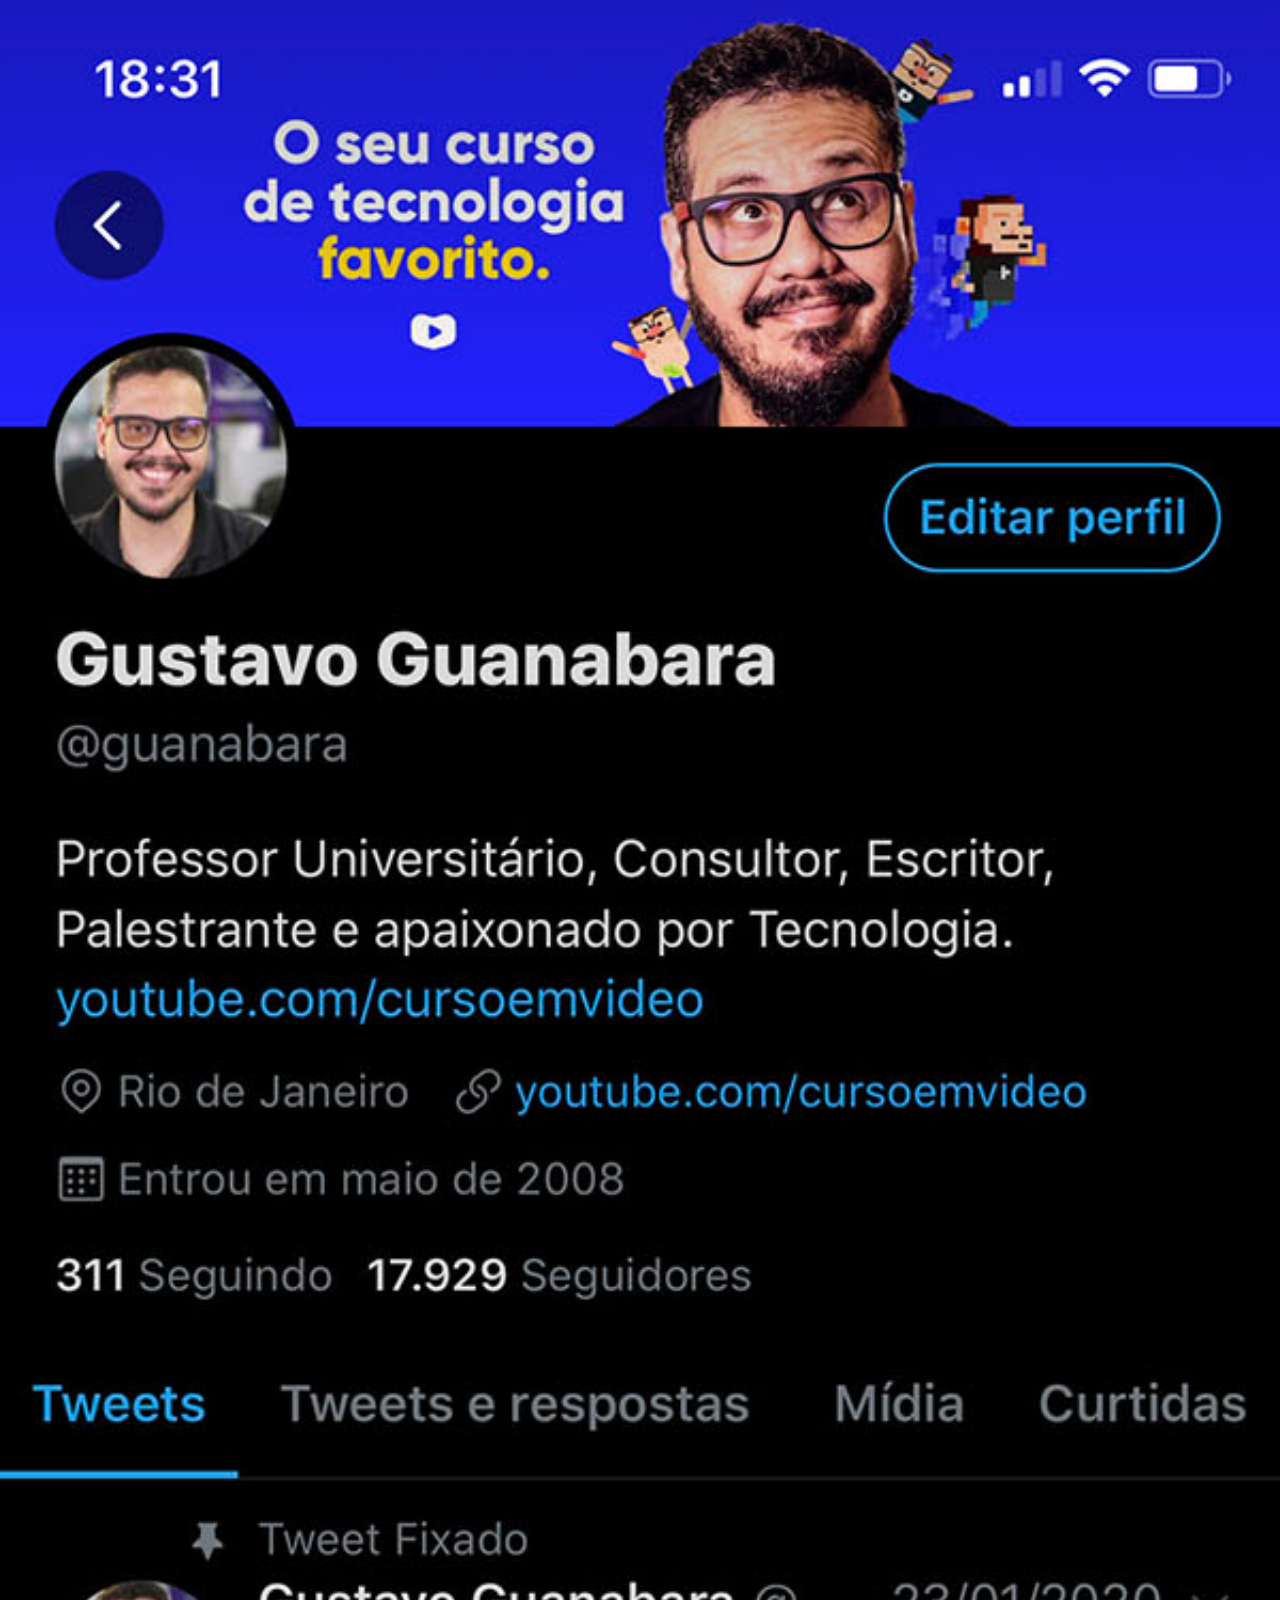
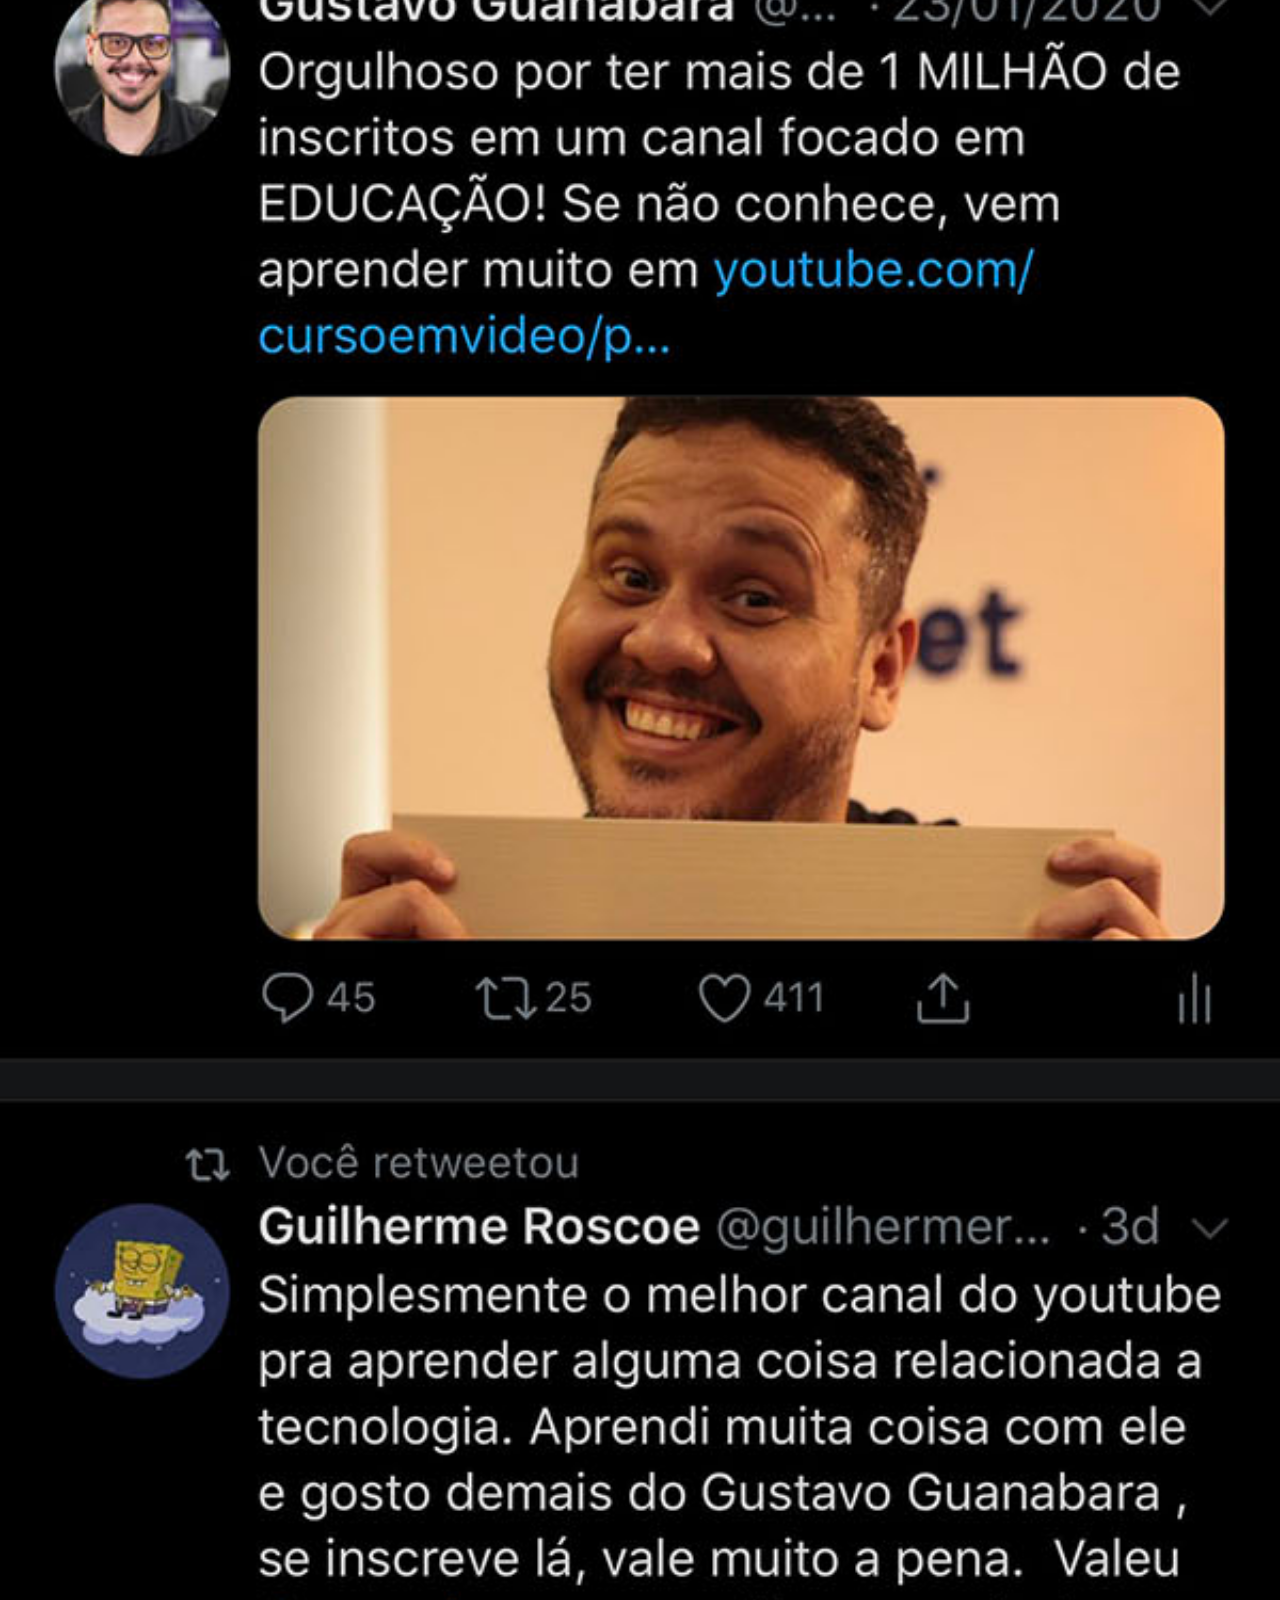
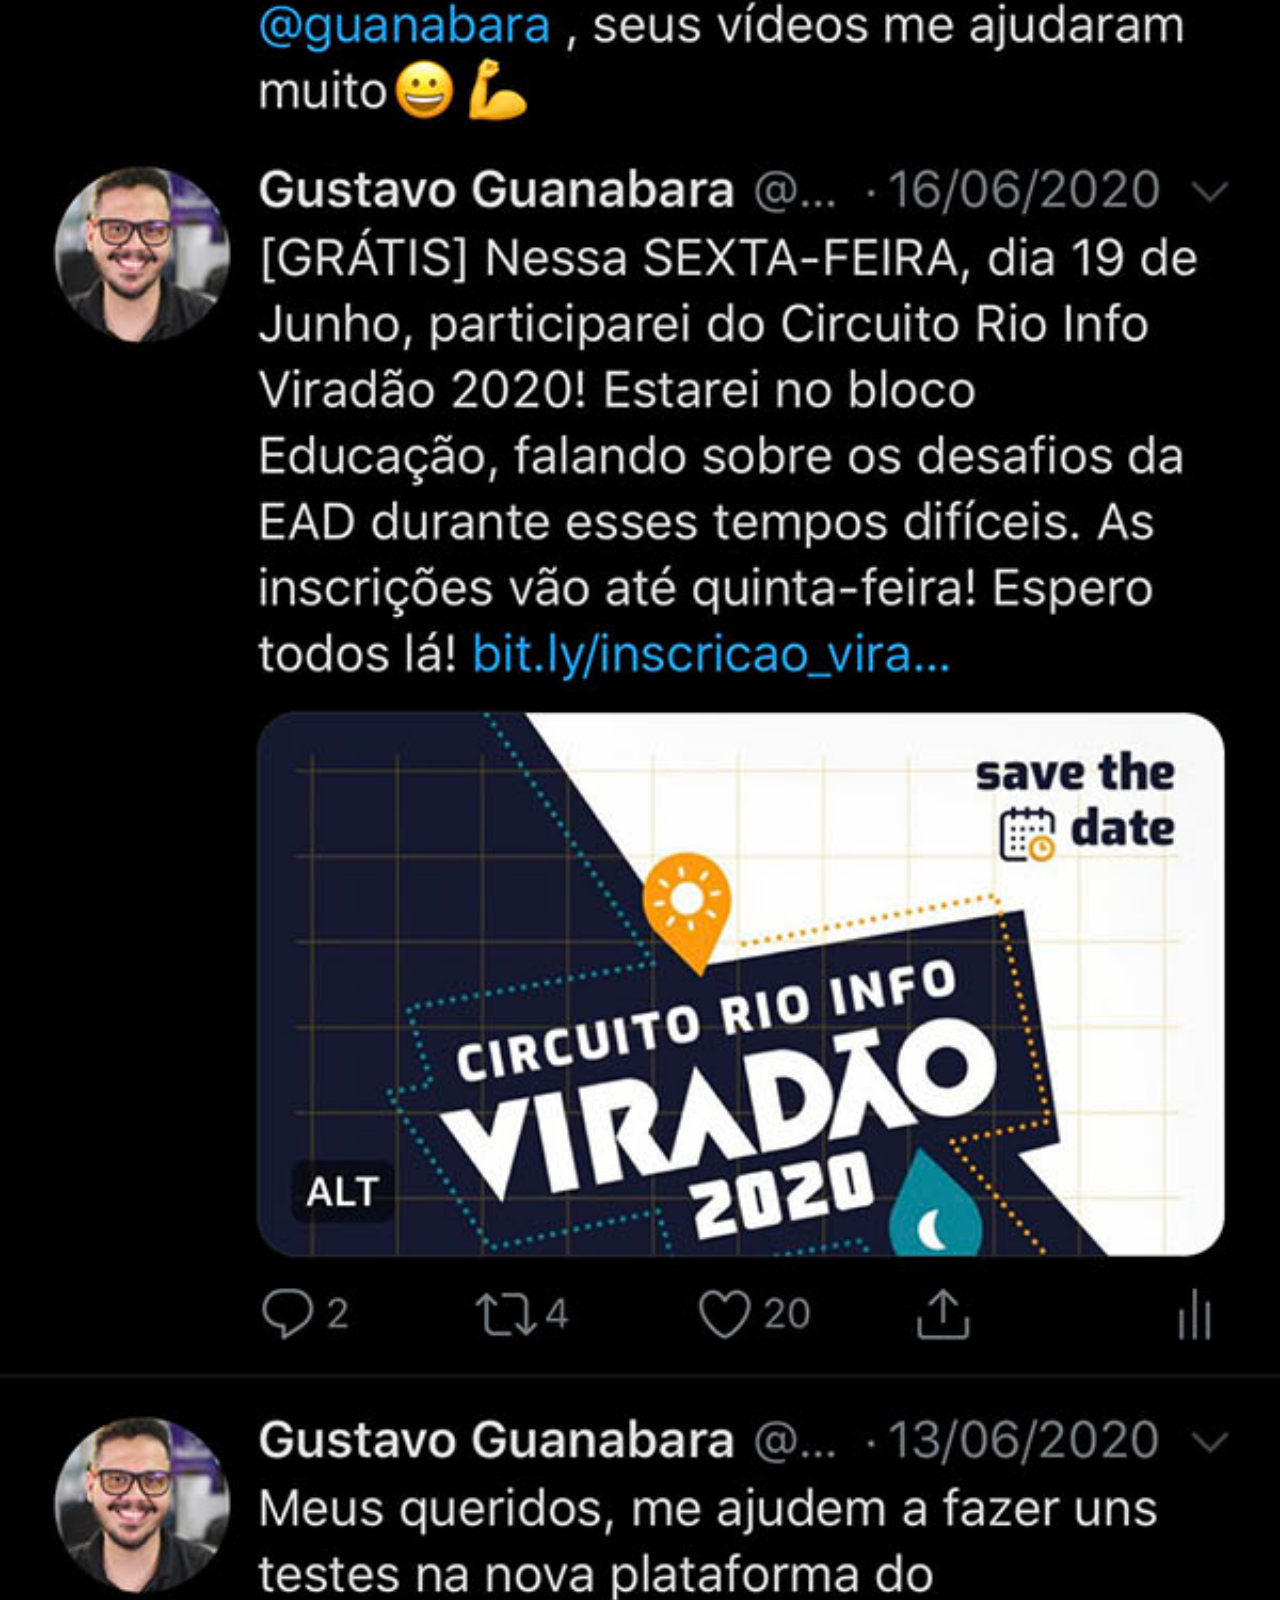
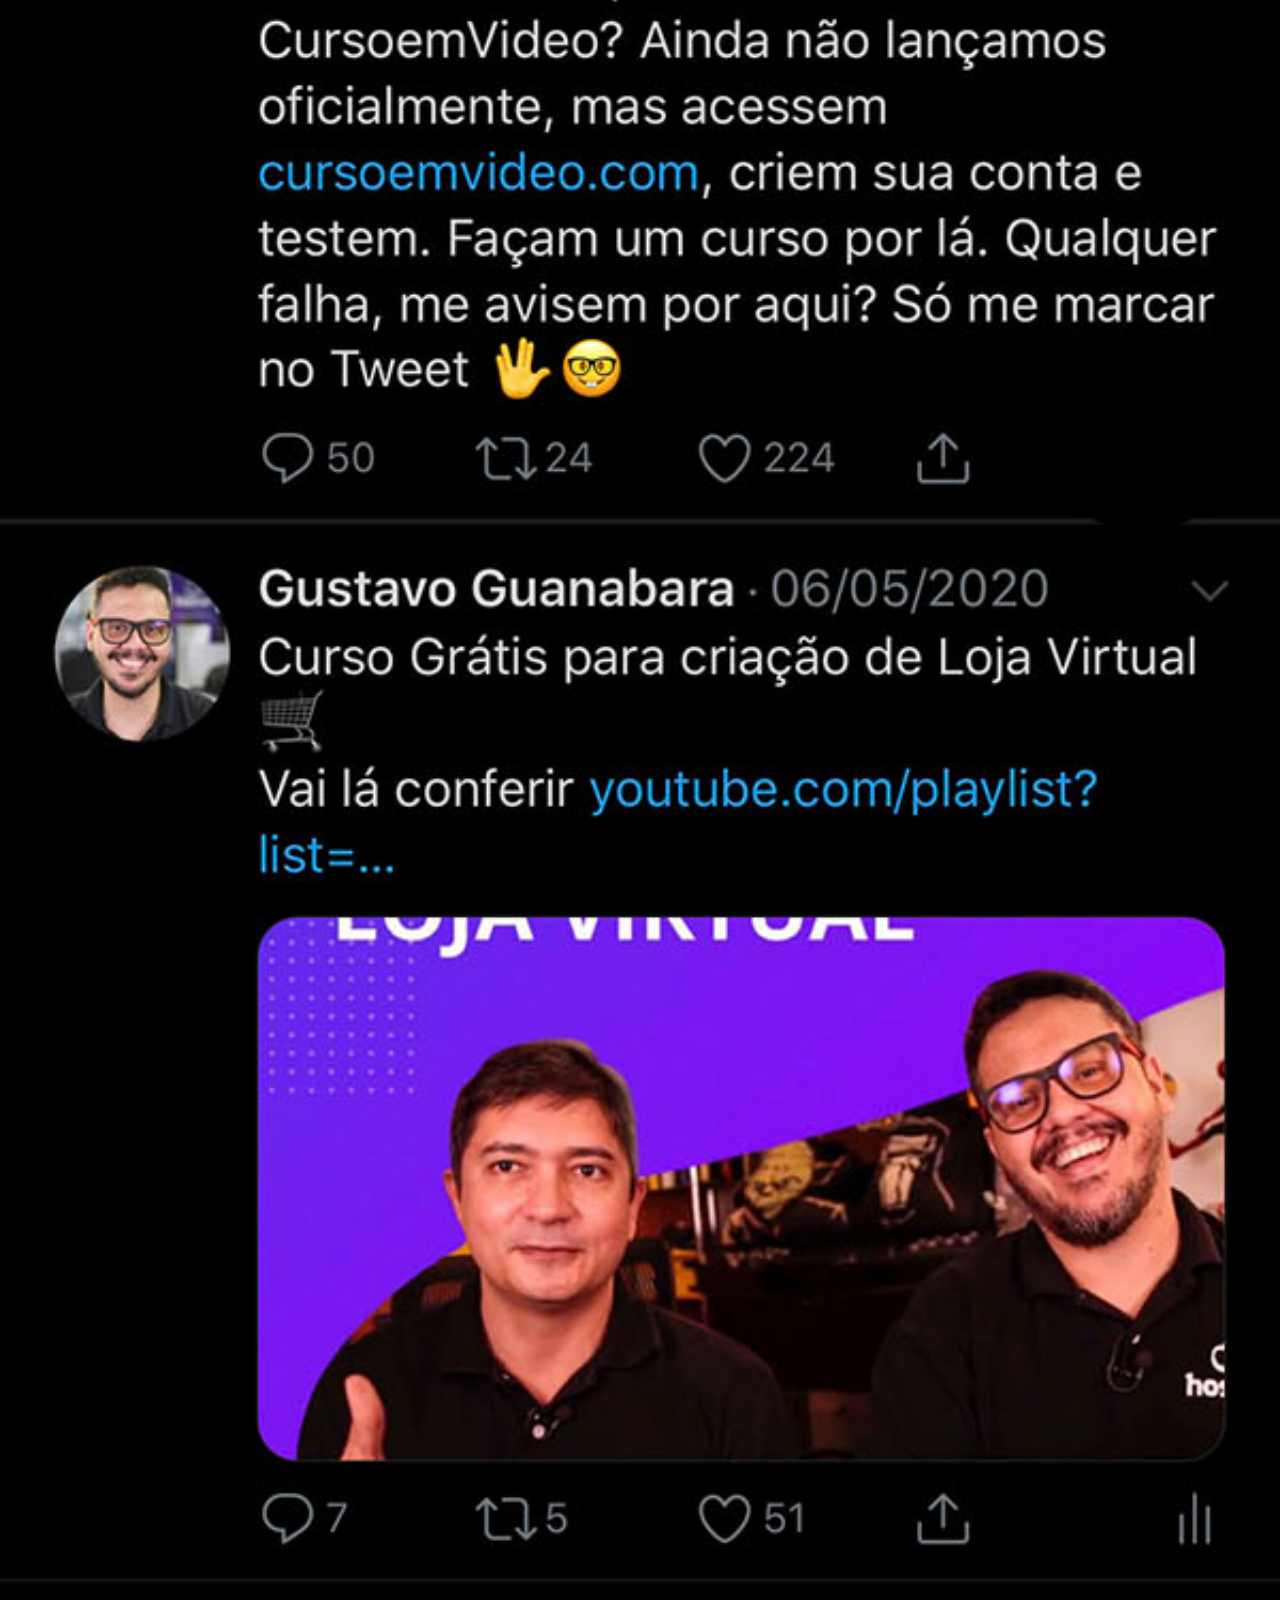
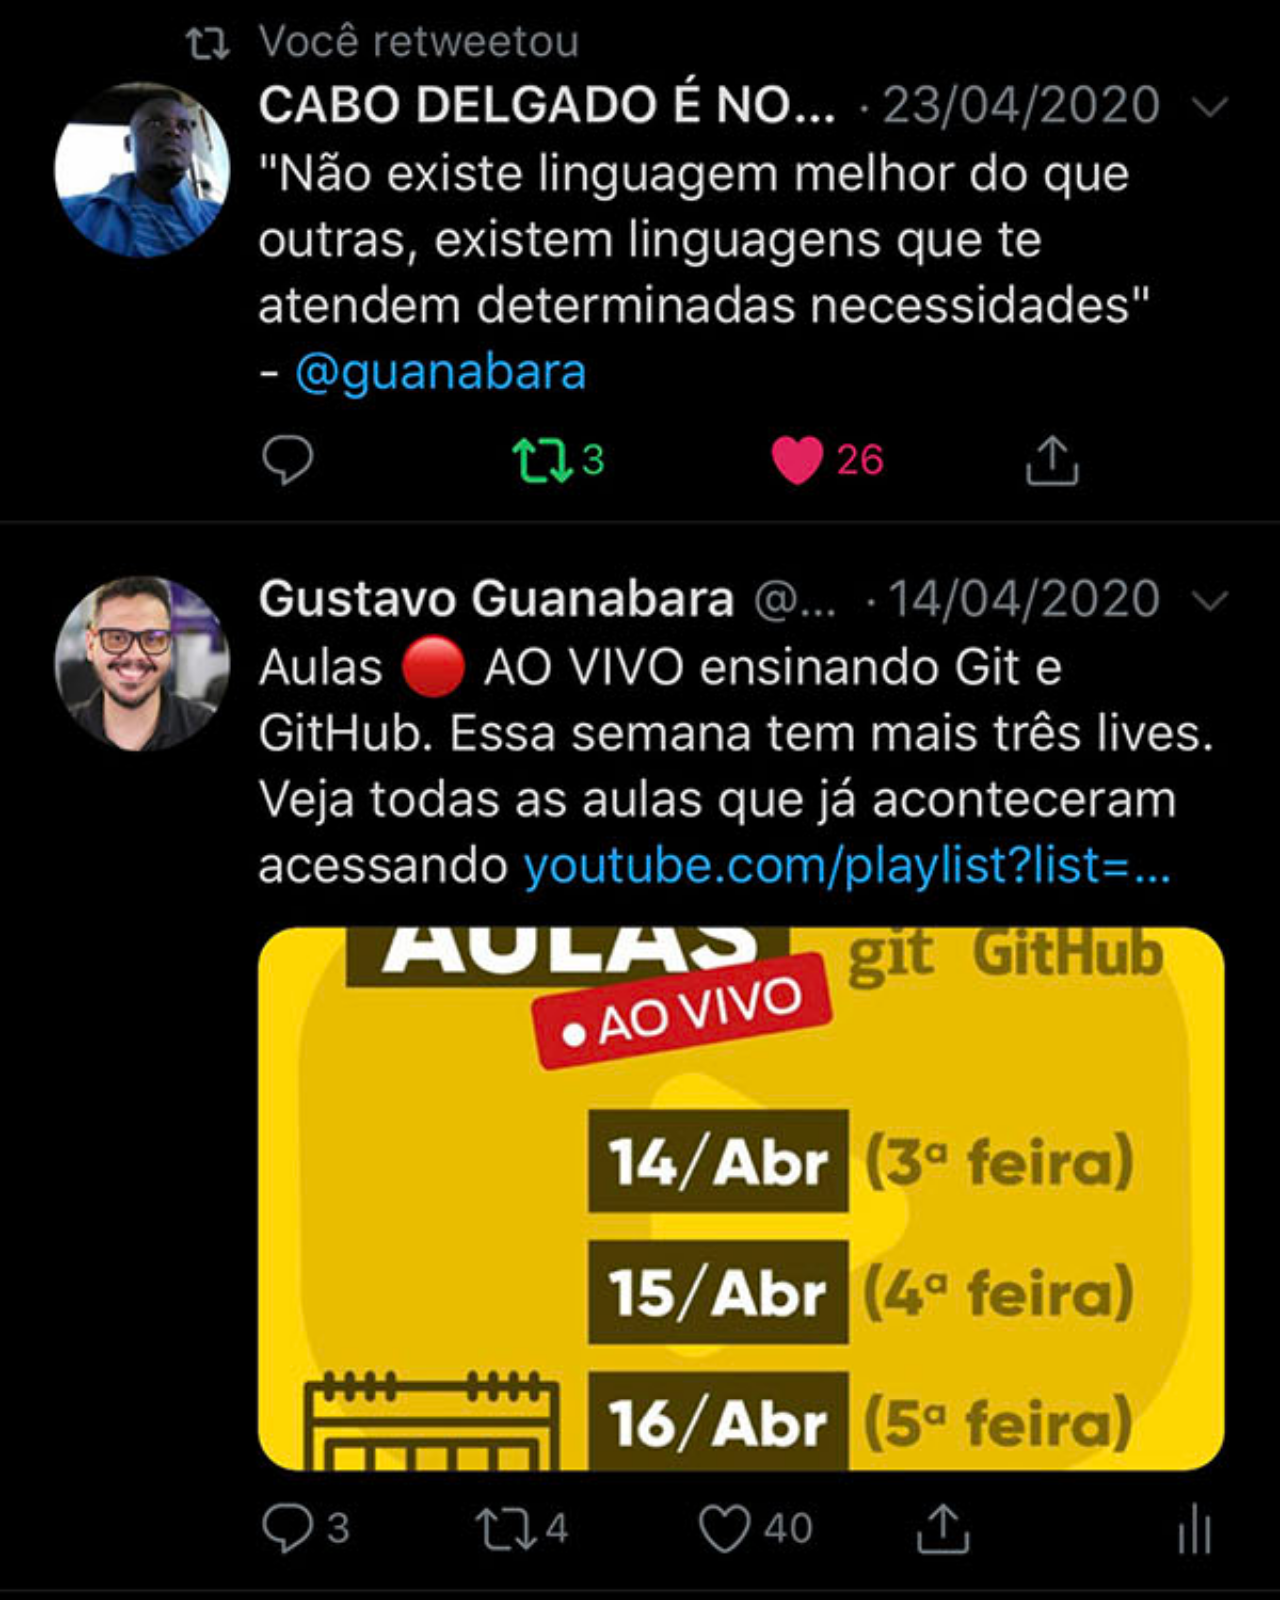
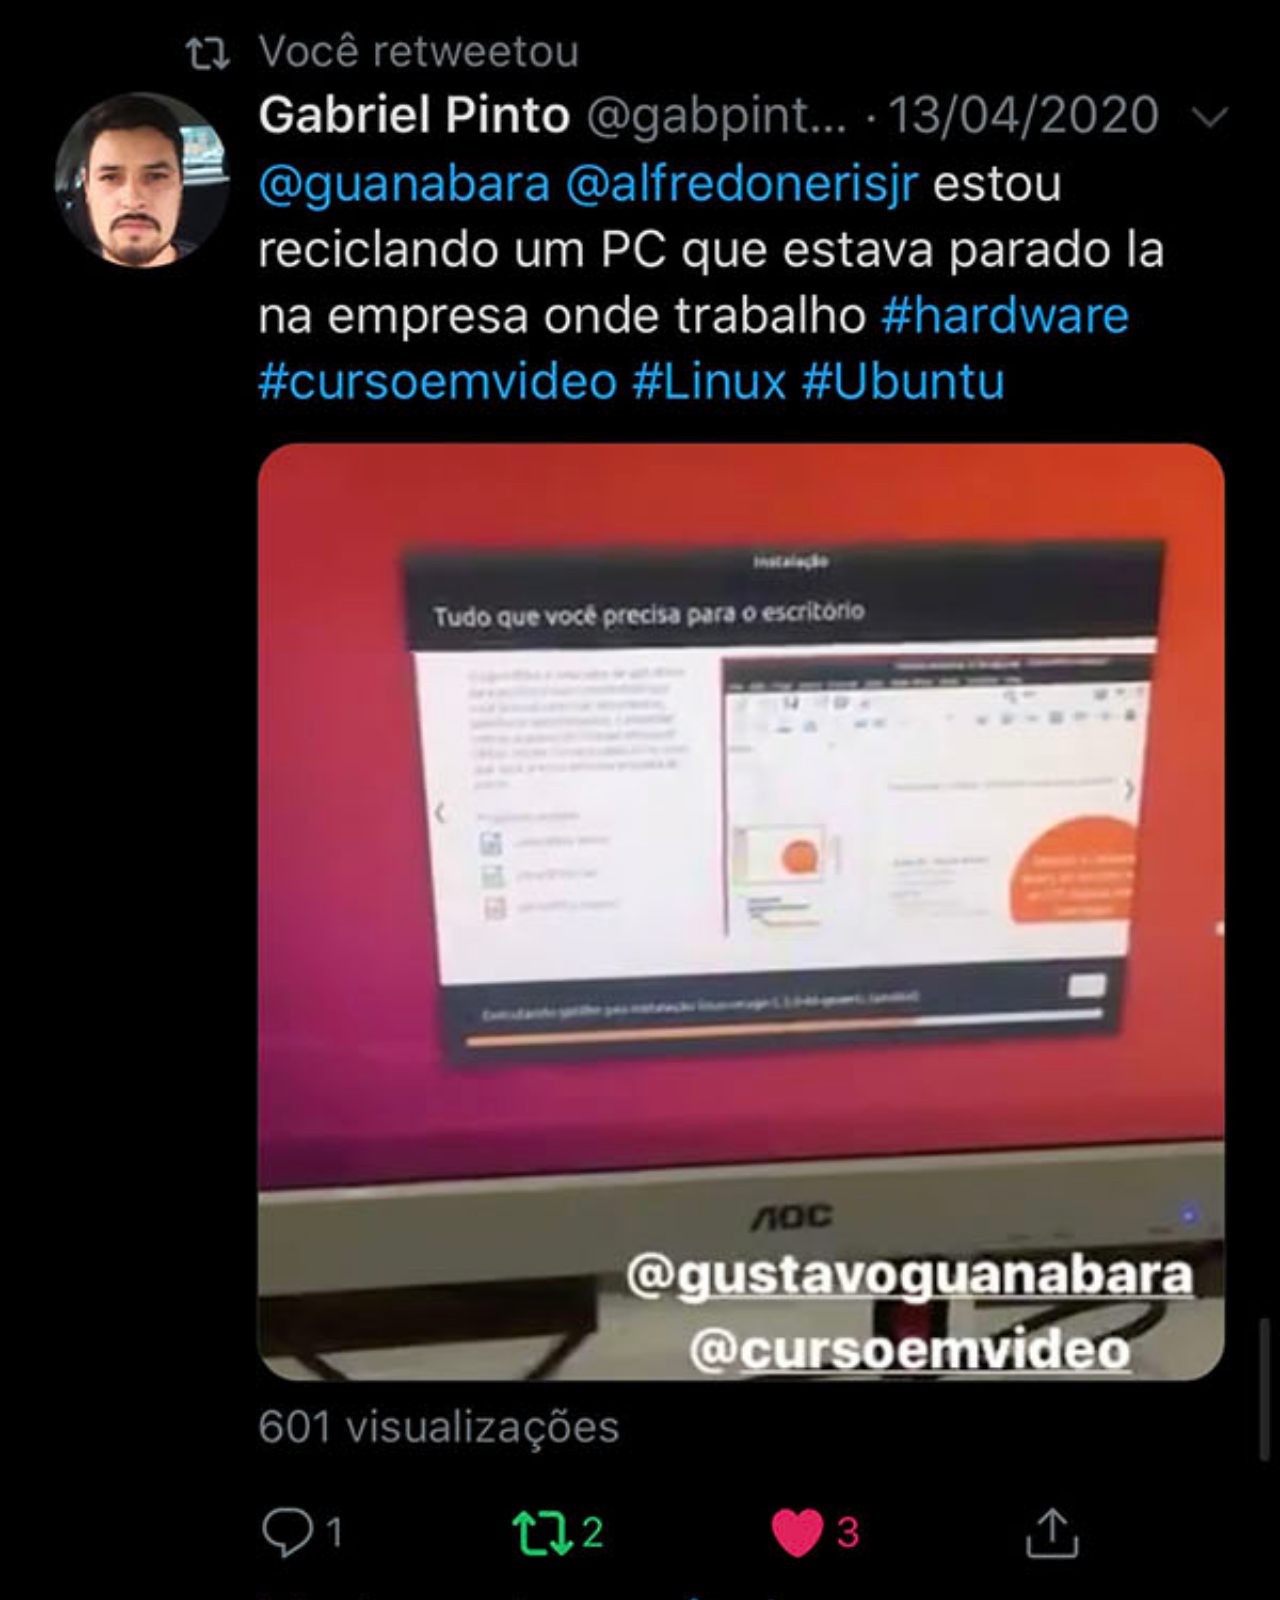
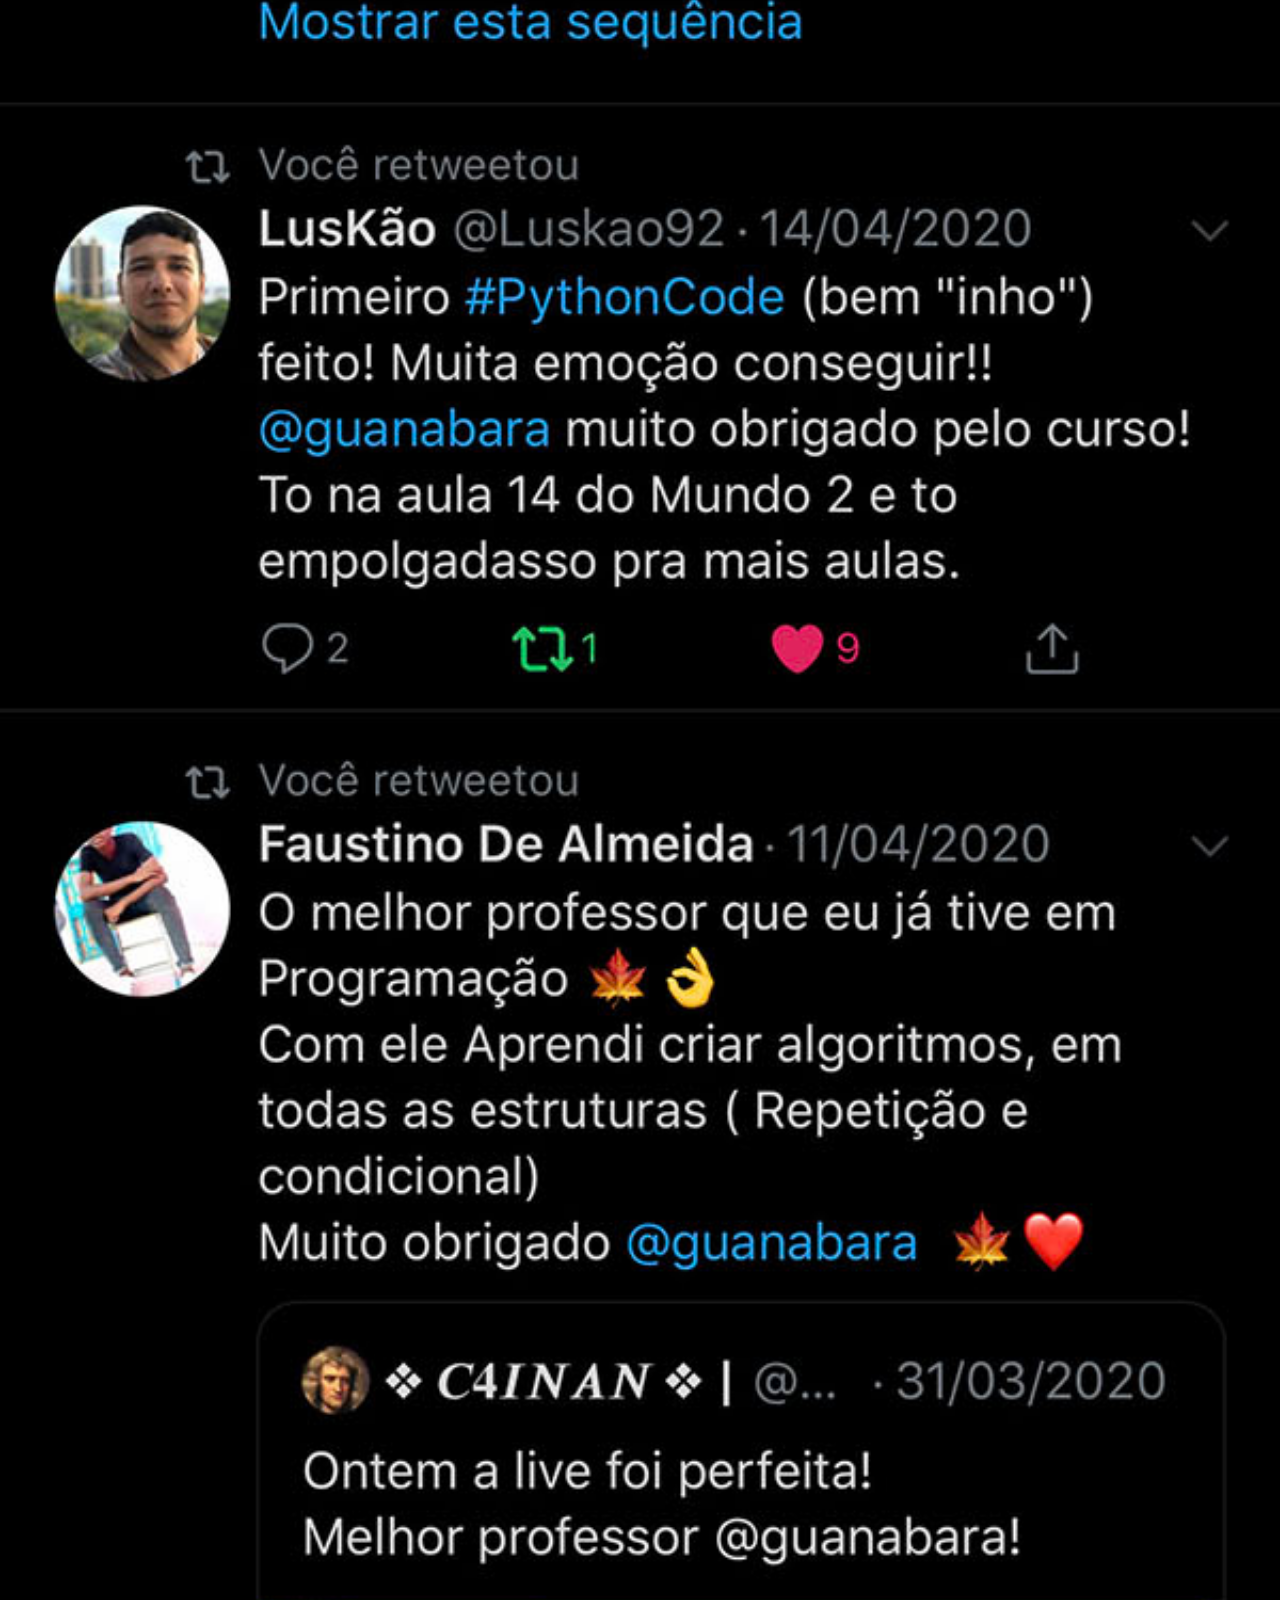
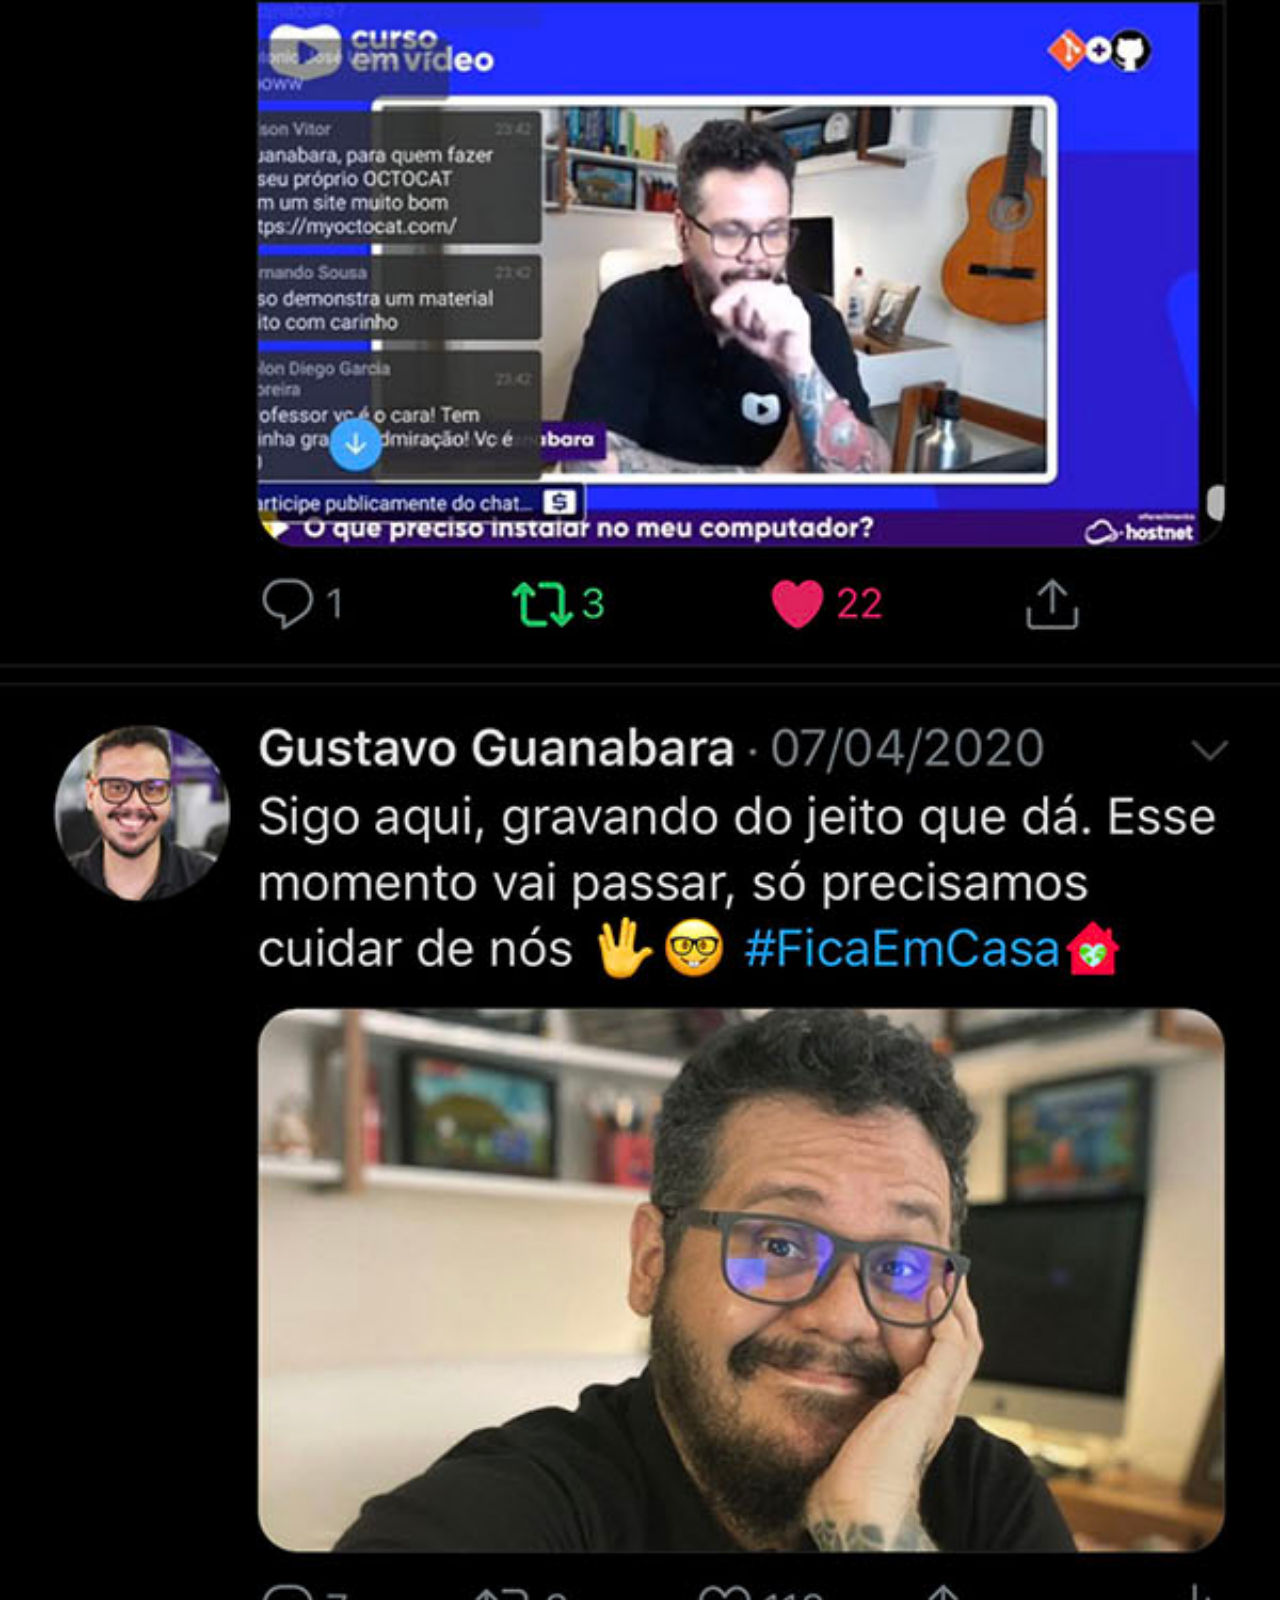
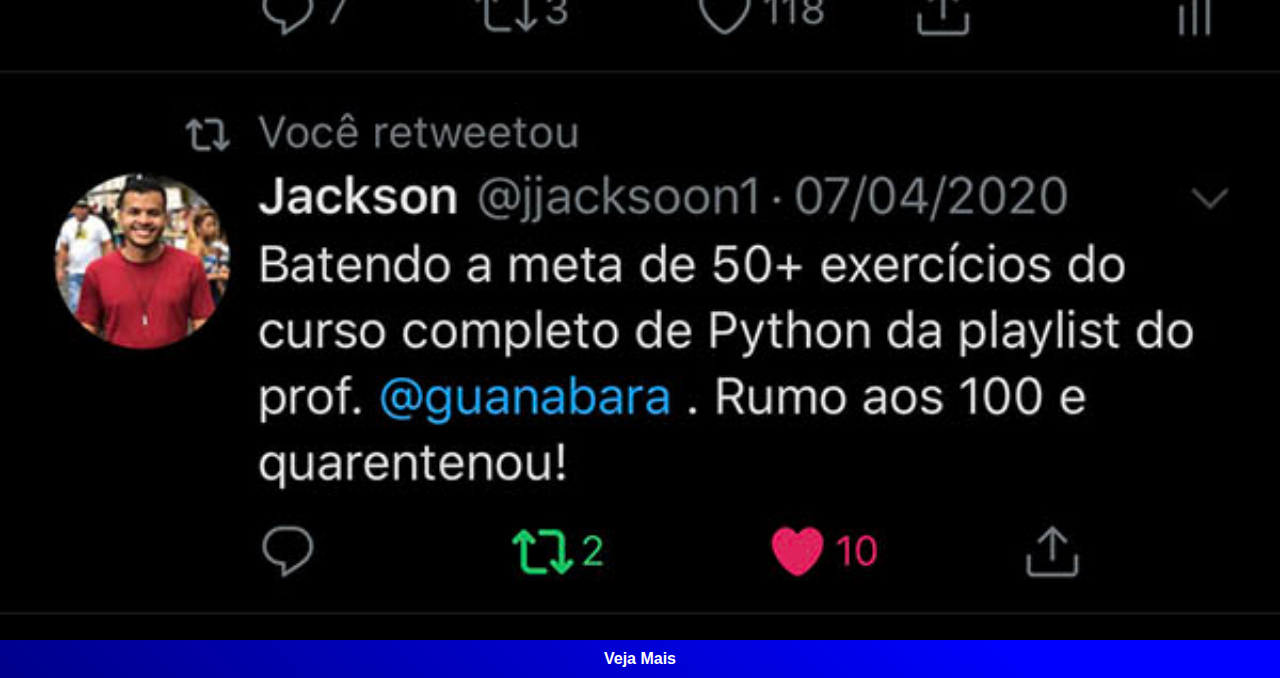
<file: twitter.html>
<!DOCTYPE html>
<html lang="pt-br">
  <head>
    <meta charset="UTF-8" />
    <meta name="viewport" content="width=device-width, initial-scale=1.0" />
    <link rel="stylesheet" href="estilos/twitter.css" />
    <title>Document</title>
    <style></style>
  </head>
  <body>
    <img src="public/tela-twitter.jpg" alt="" />
    <a href="https://x.com/guanabara" target="_blank">Veja Mais</a>
  </body>
</html>
</file>
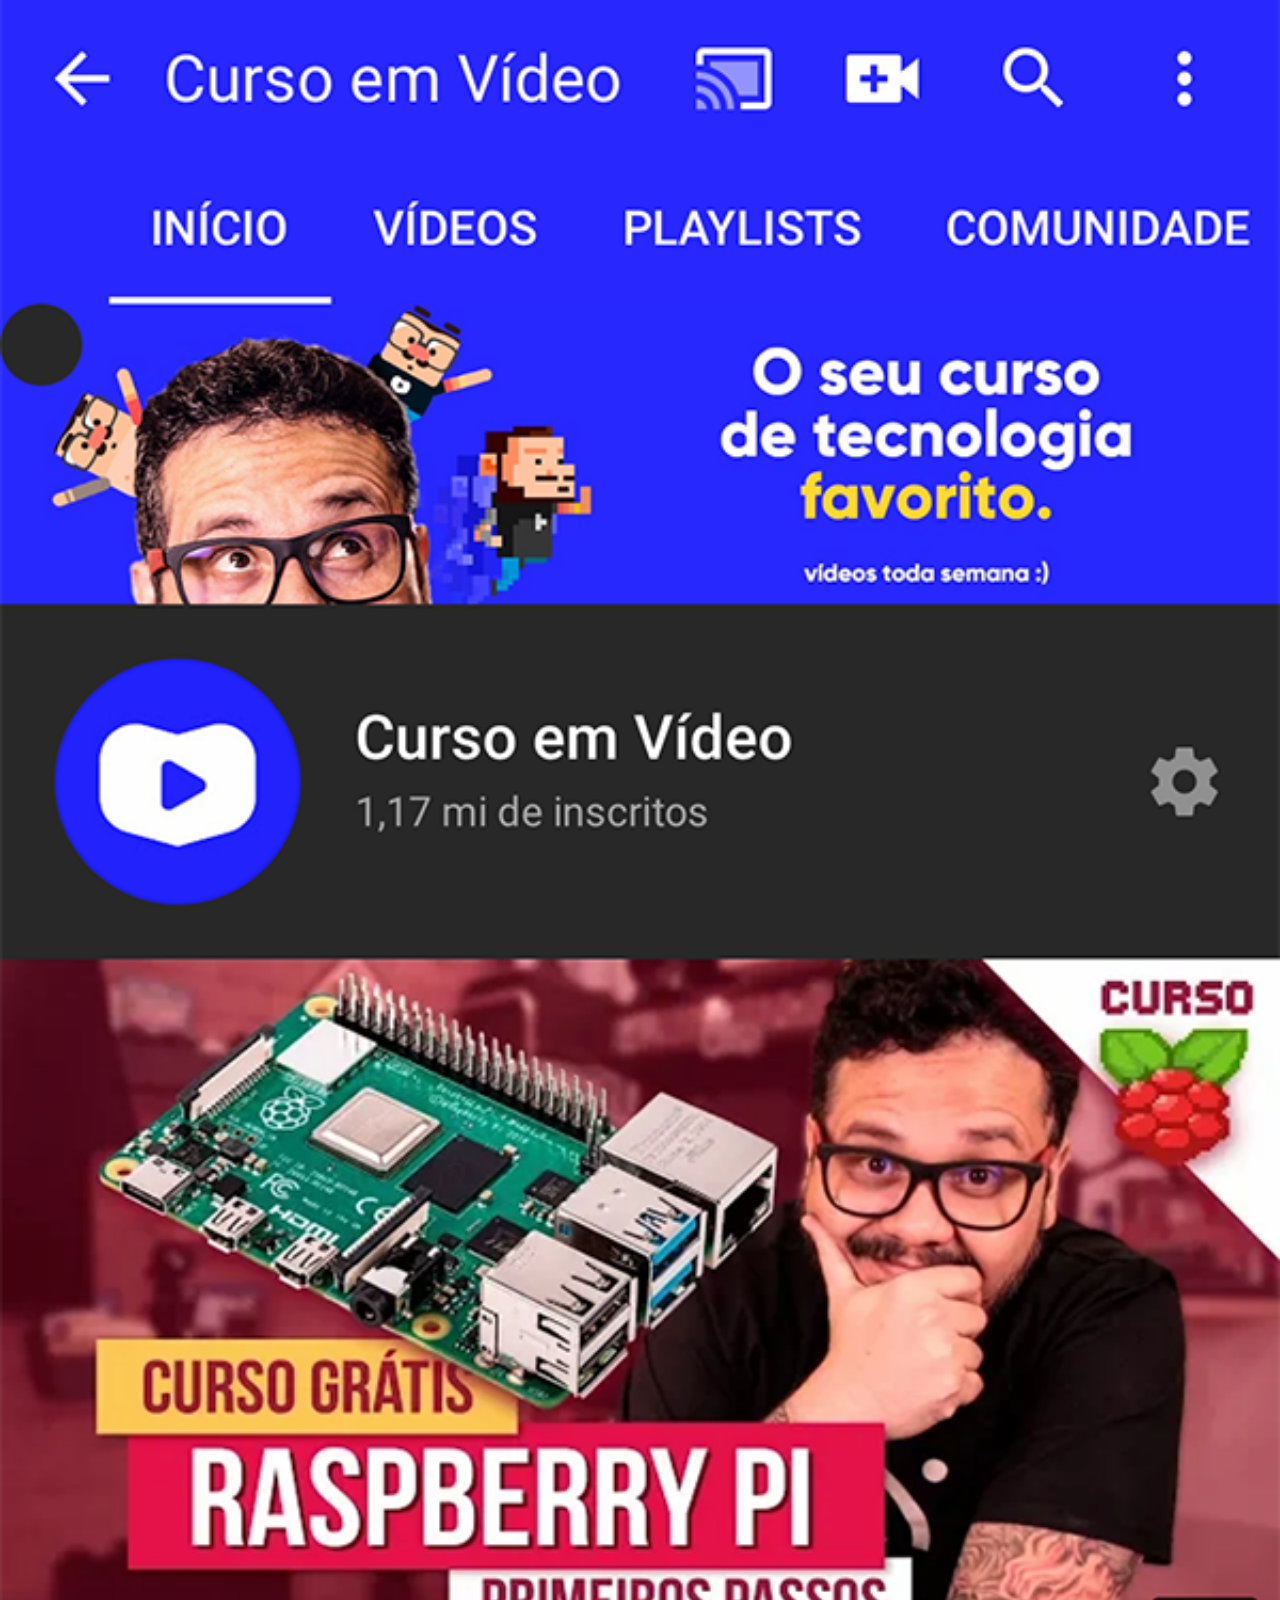
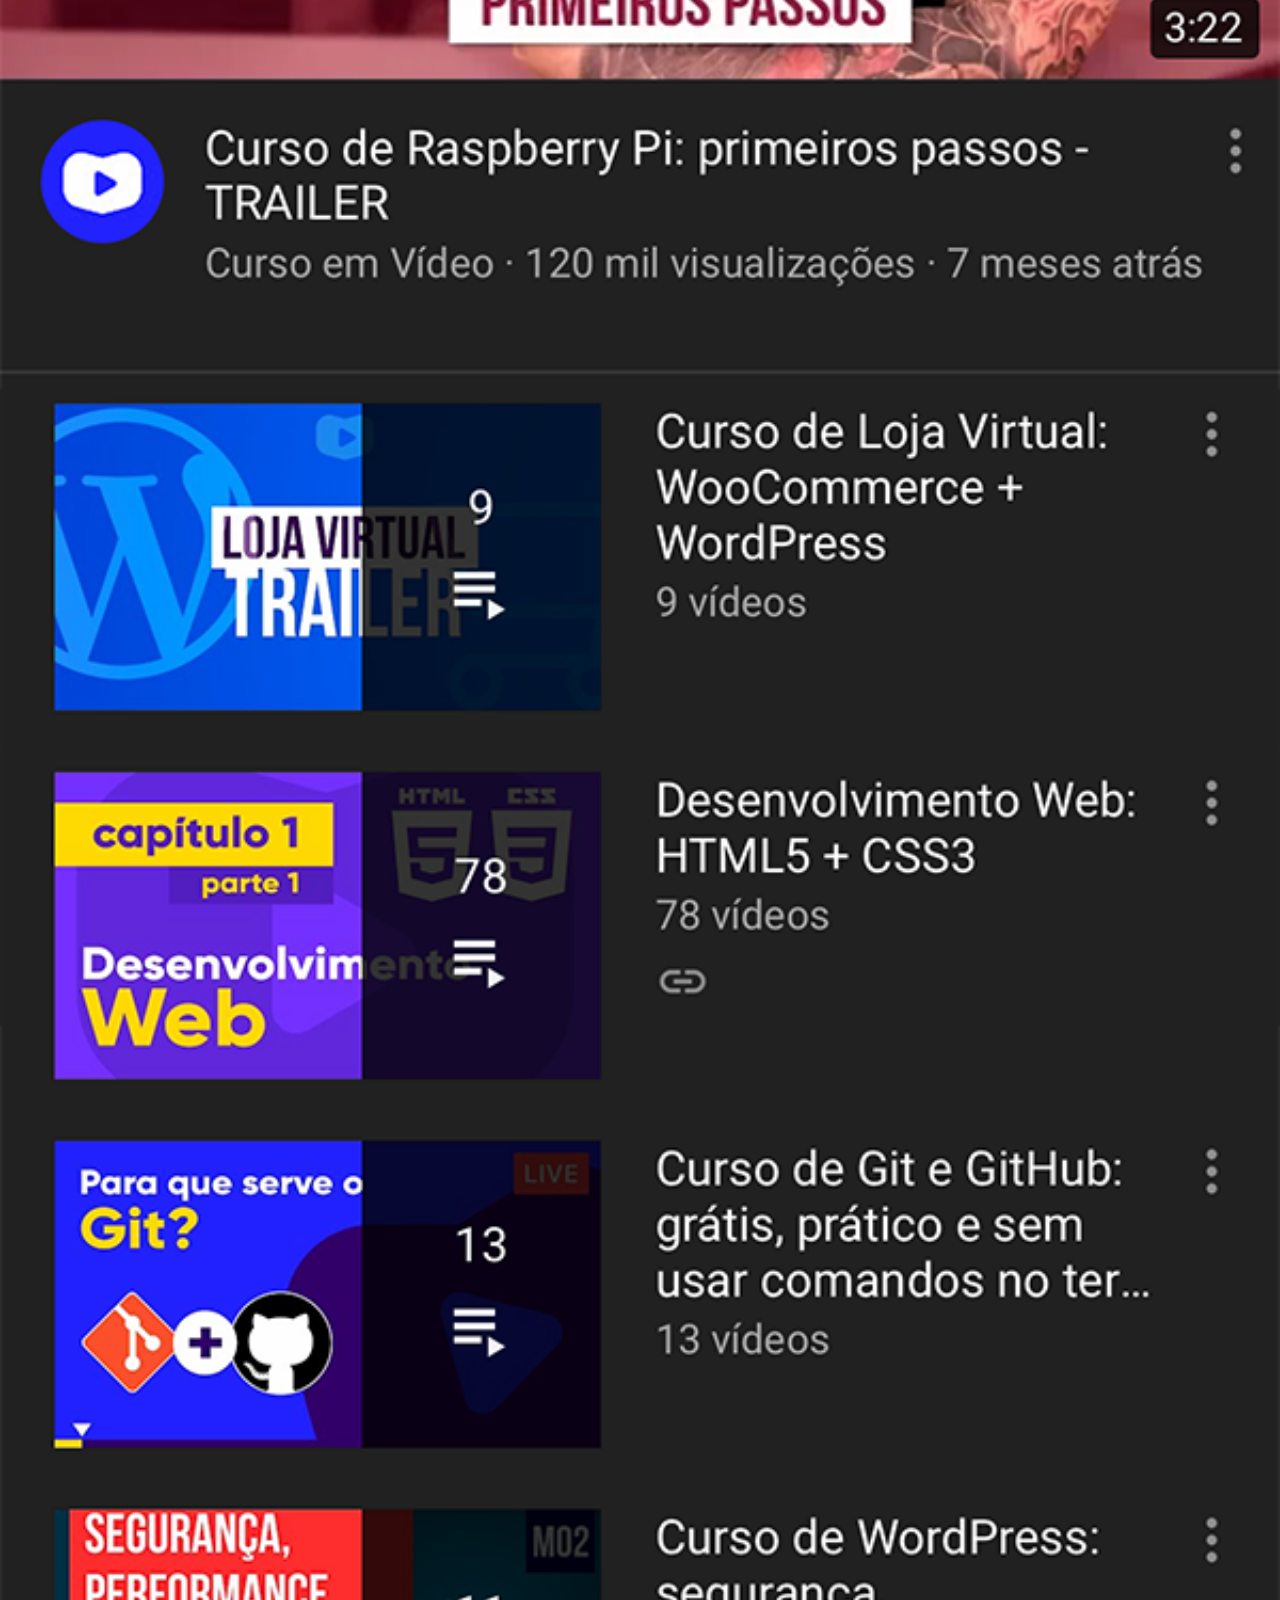
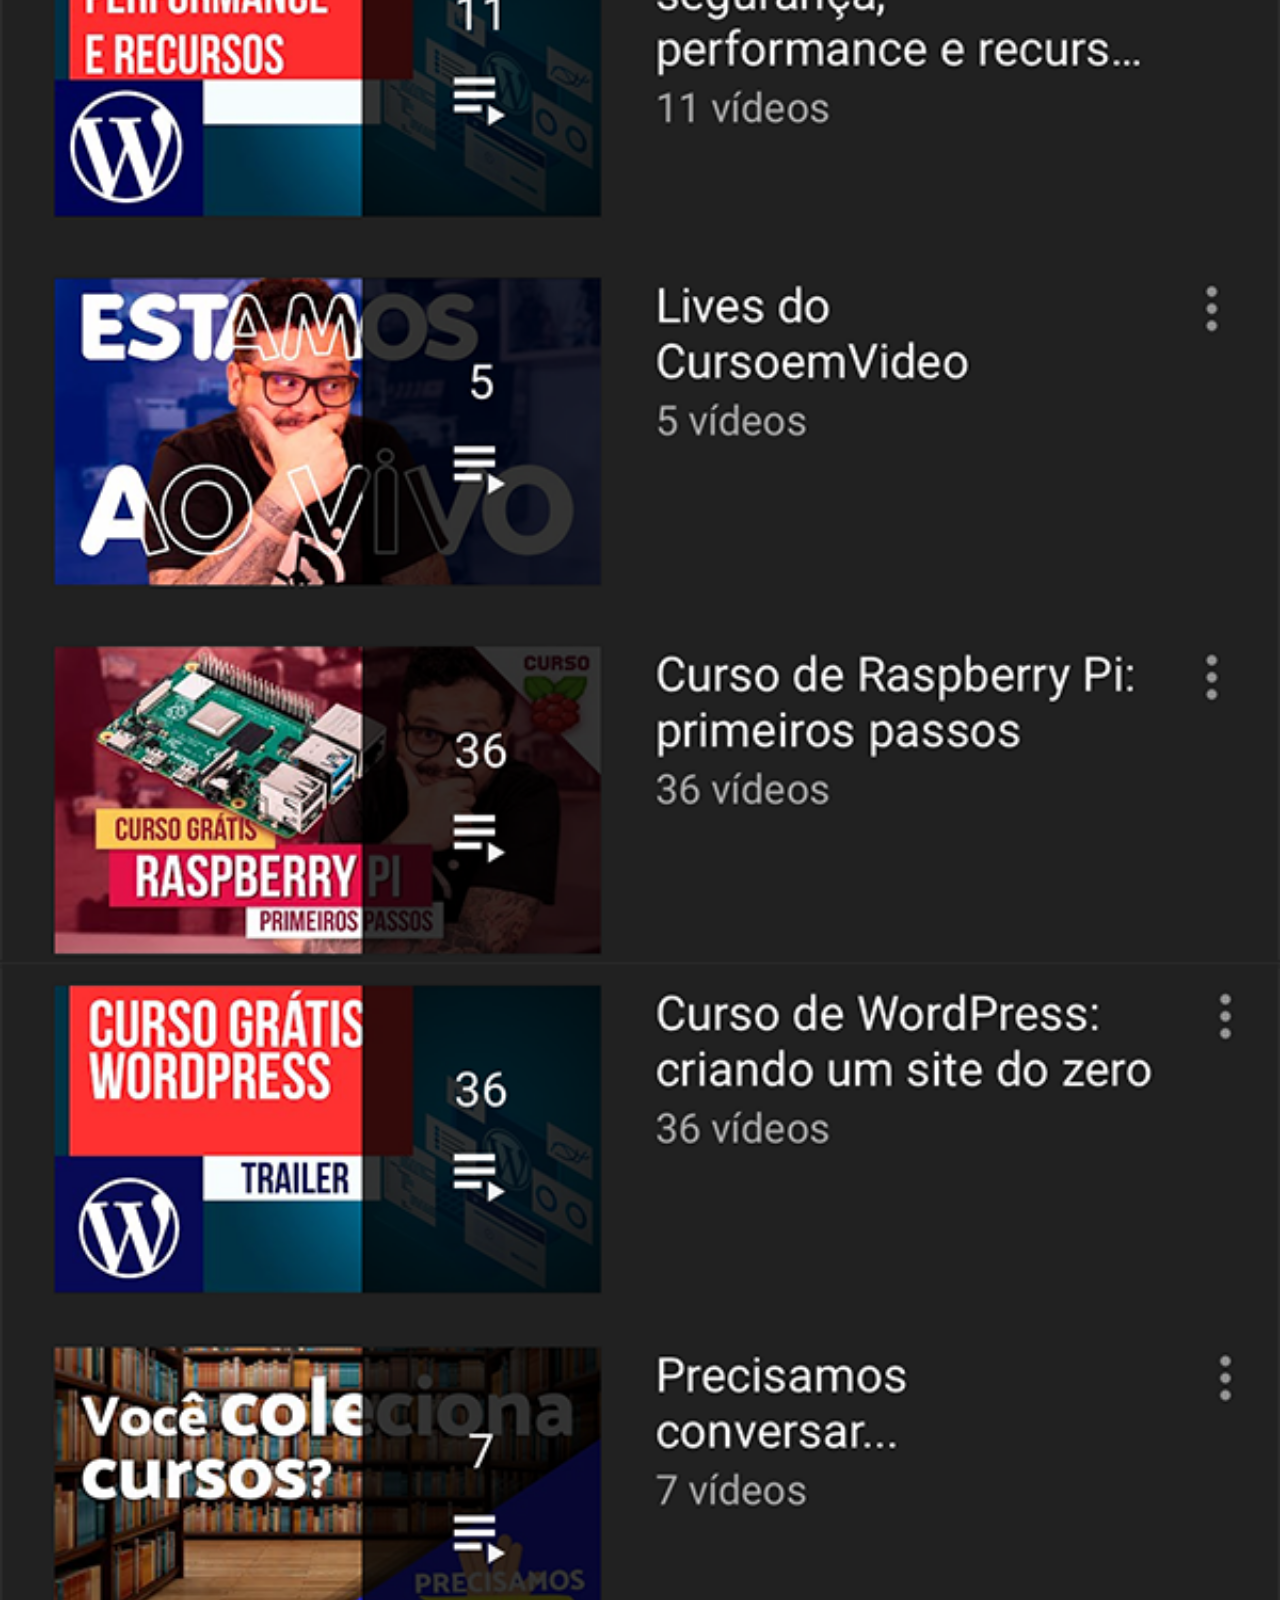
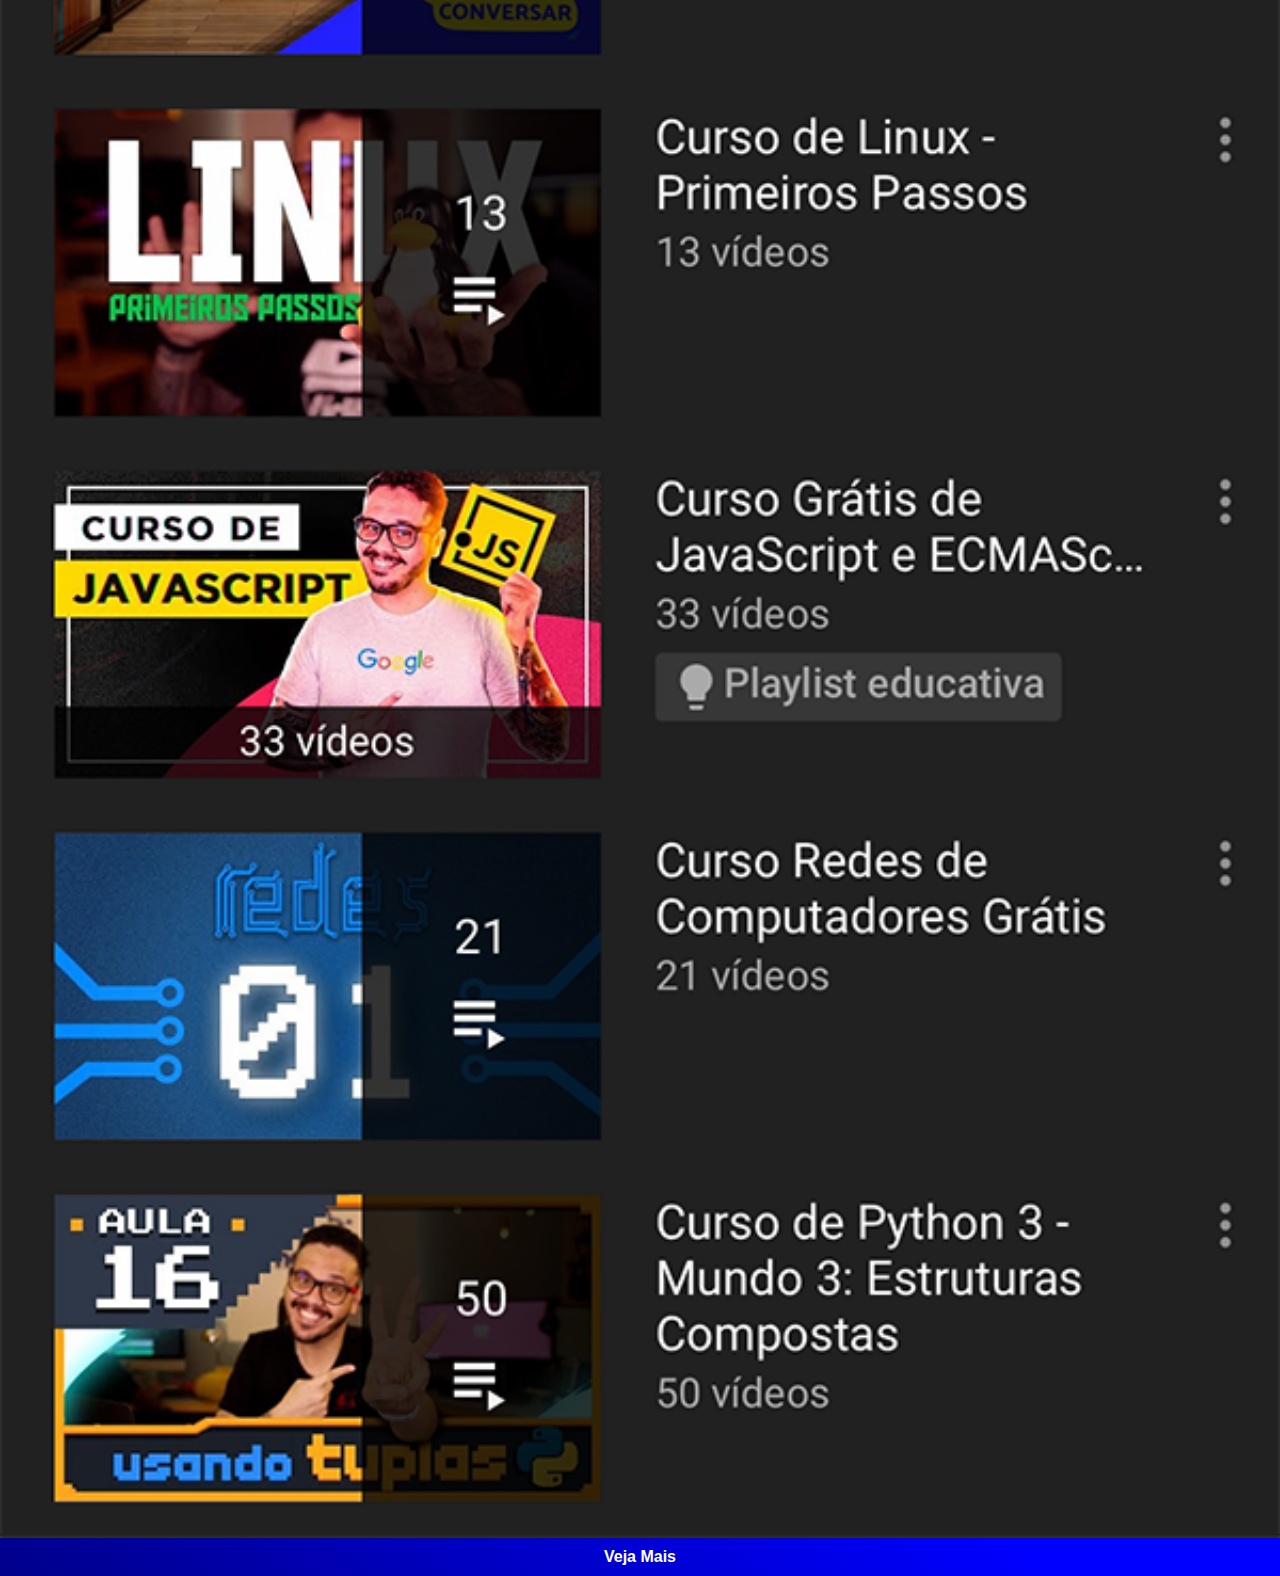
<file: youtube.html>
<!DOCTYPE html>
<html lang="pt-br">
  <head>
    <meta charset="UTF-8" />
    <meta name="viewport" content="width=device-width, initial-scale=1.0" />
    <link rel="stylesheet" href="estilos/youtube.css" />
    <title>Document</title>
    <style></style>
  </head>
  <body>
    <img src="public/tela-youtube.png" alt="" />
    <a href="https://www.youtube.com/cursoemvideo" target="_blank">Veja Mais</a>
  </body>
</html>
</file>
<file: estilos/facebook.css>
* {
  margin: 0;
  padding: 0;
  font-family: Arial, Helvetica, sans-serif;
}

::-webkit-scrollbar {
  width: 0;
  height: 0;
}

body {
  display: flex;
  flex-direction: column;
}

img {
  width: 100vw;
}

a {
  background-image: linear-gradient(45deg, darkblue, blue 80%);
  color: white;
  padding: 10px;
  text-align: center;
  font-weight: bolder;
  text-decoration: none;
}

a:hover {
  text-decoration: underline;
}
</file>
<file: estilos/github.css>
* {
  margin: 0;
  padding: 0;
  font-family: Arial, Helvetica, sans-serif;
}

::-webkit-scrollbar {
  width: 0;
  height: 0;
}

body {
  display: flex;
  flex-direction: column;
}

img {
  width: 100vw;
}

a {
  background-image: linear-gradient(45deg, darkblue, blue 80%);
  color: white;
  padding: 10px;
  text-align: center;
  font-weight: bolder;
  text-decoration: none;
}

a:hover {
  text-decoration: underline;
}
</file>
<file: estilos/instagram.css>
* {
  margin: 0;
  padding: 0;
  font-family: Arial, Helvetica, sans-serif;
}

::-webkit-scrollbar {
  width: 0;
  height: 0;
}

body {
  display: flex;
  flex-direction: column;
}

img {
  width: 100vw;
}

a {
  background-image: linear-gradient(45deg, darkblue, blue 80%);
  color: white;
  padding: 10px;
  text-align: center;
  font-weight: bolder;
  text-decoration: none;
}

a:hover {
  text-decoration: underline;
}
</file>
<file: estilos/twitter.css>
* {
  margin: 0;
  padding: 0;
  font-family: Arial, Helvetica, sans-serif;
}

::-webkit-scrollbar {
  width: 0;
  height: 0;
}

body {
  display: flex;
  flex-direction: column;
}

img {
  width: 100vw;
}

a {
  background-image: linear-gradient(45deg, darkblue, blue 80%);
  color: white;
  padding: 10px;
  text-align: center;
  font-weight: bolder;
  text-decoration: none;
}

a:hover {
  text-decoration: underline;
}
</file>
<file: estilos/youtube.css>
* {
  margin: 0;
  padding: 0;
  font-family: Arial, Helvetica, sans-serif;
}

::-webkit-scrollbar {
  width: 0;
  height: 0;
}

body {
  display: flex;
  flex-direction: column;
}

img {
  width: 100vw;
}

a {
  background-image: linear-gradient(45deg, darkblue, blue 80%);
  color: white;
  padding: 10px;
  text-align: center;
  font-weight: bolder;
  text-decoration: none;
}

a:hover {
  text-decoration: underline;
}
</file>
